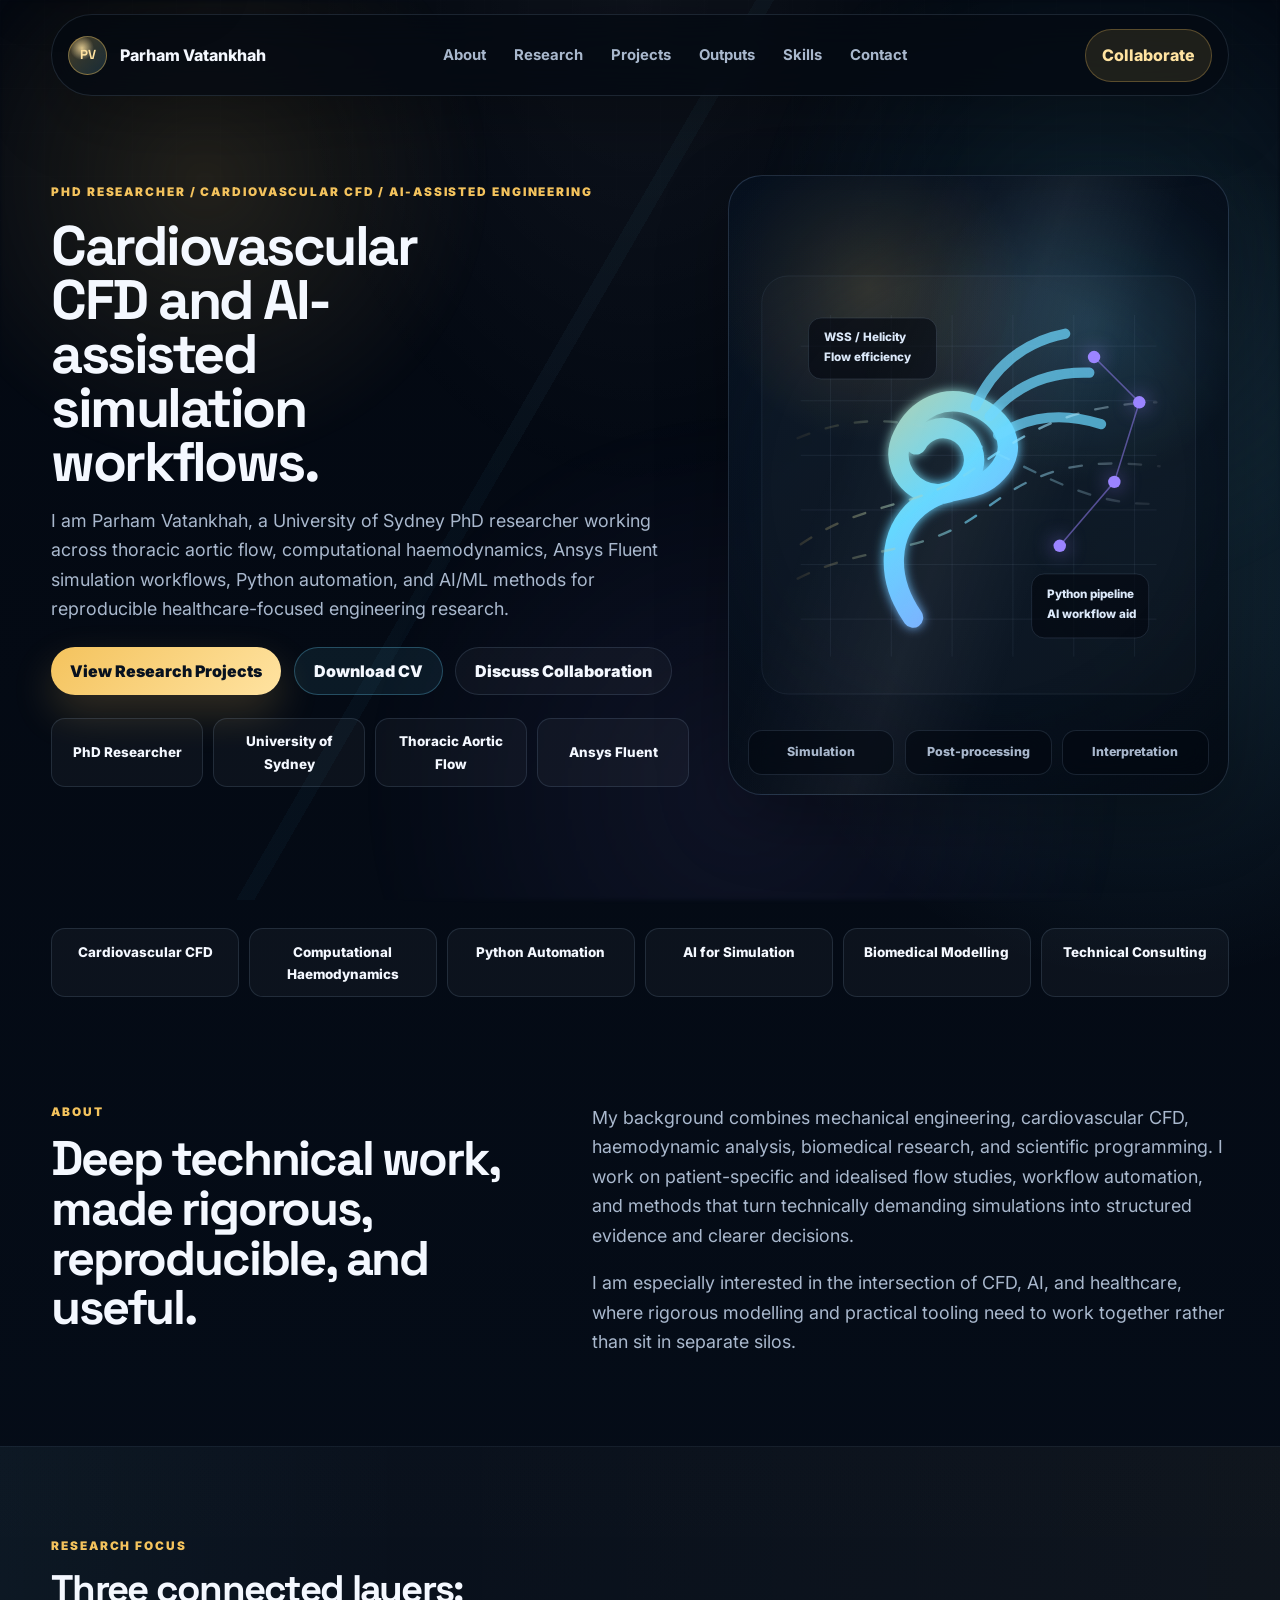
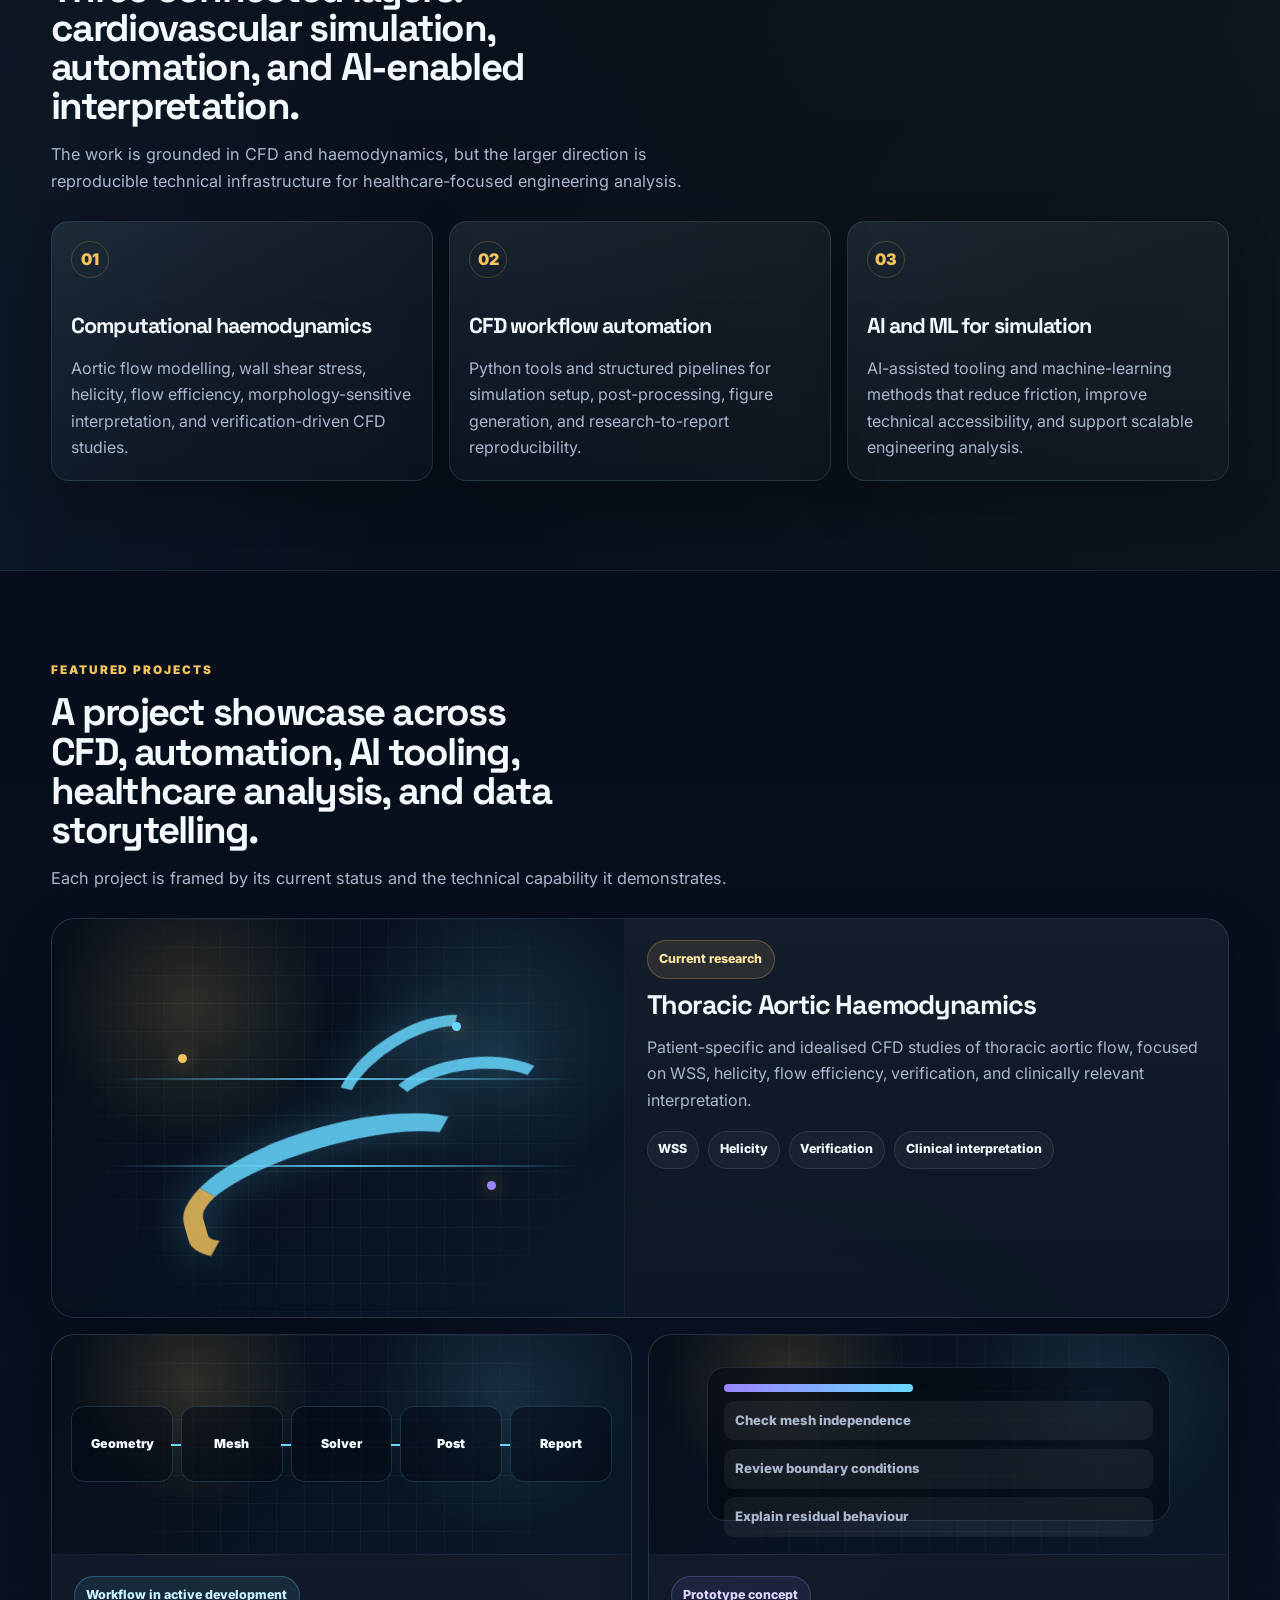
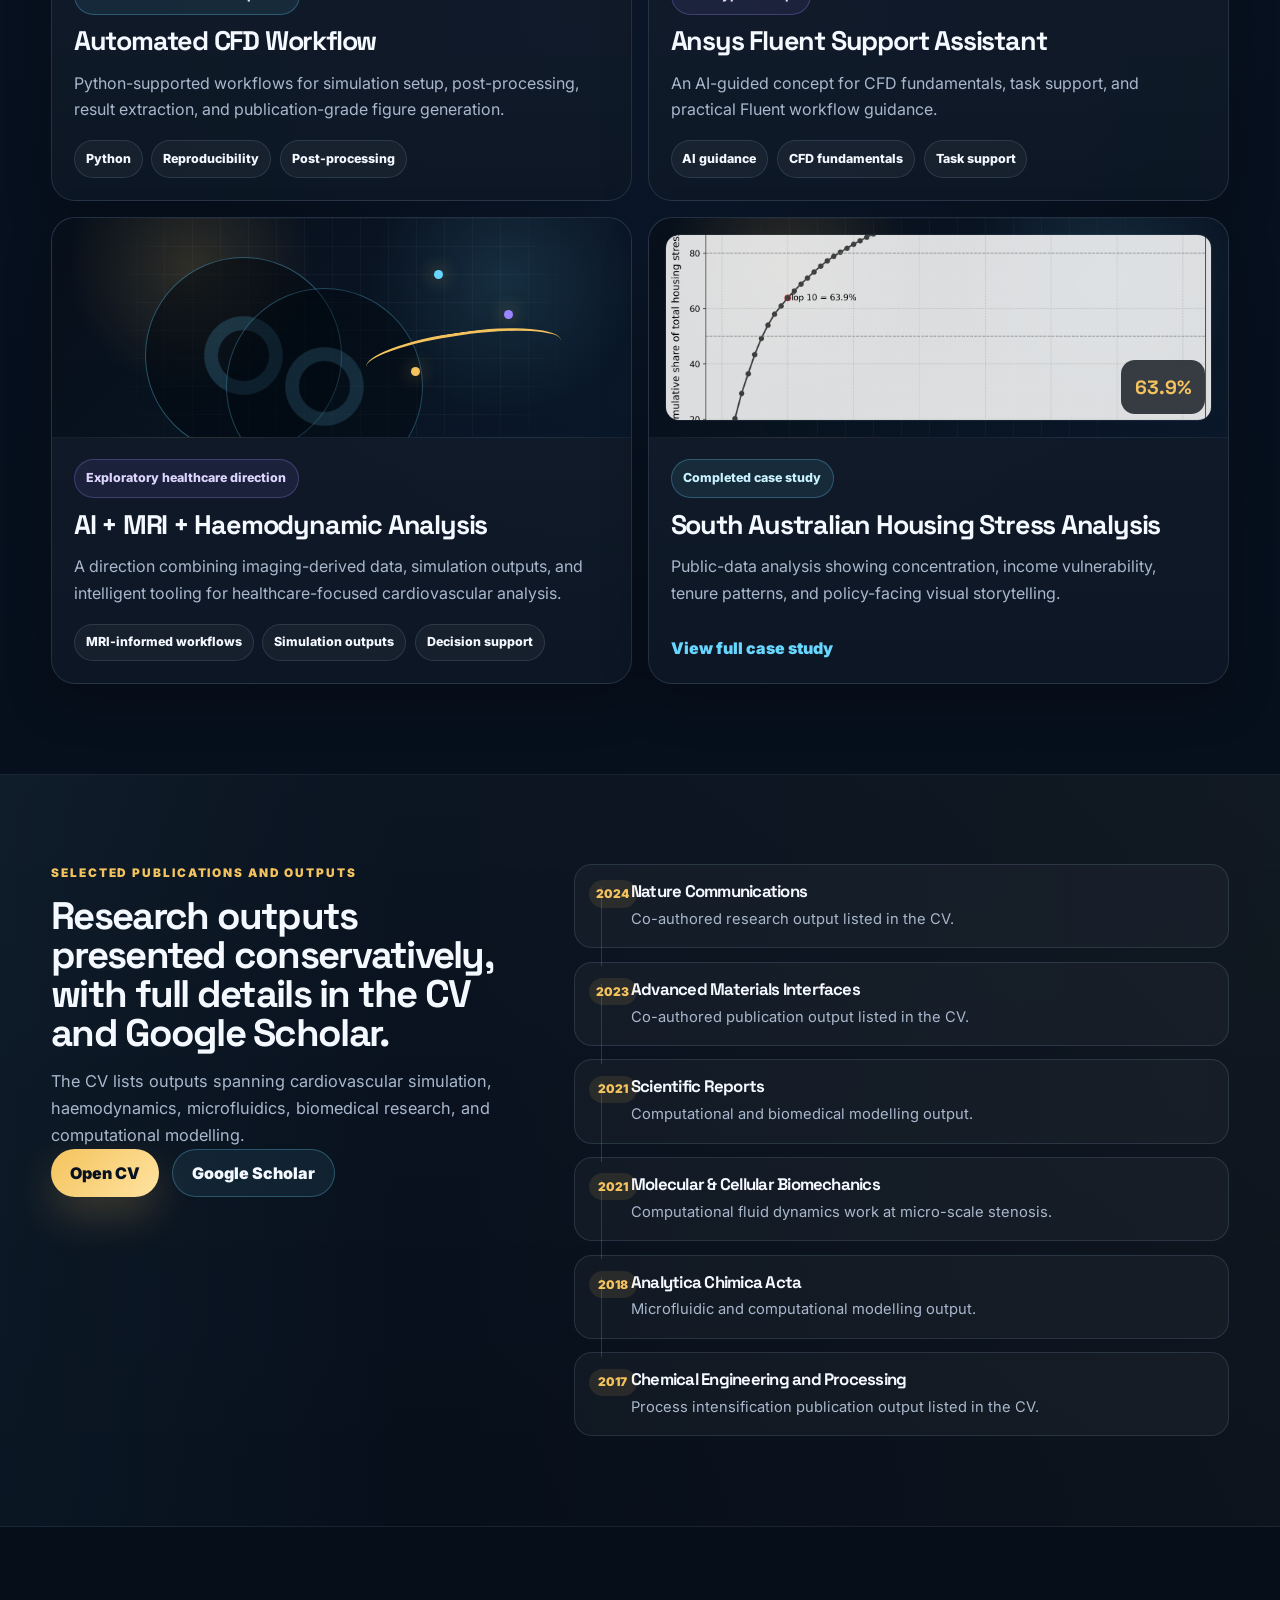
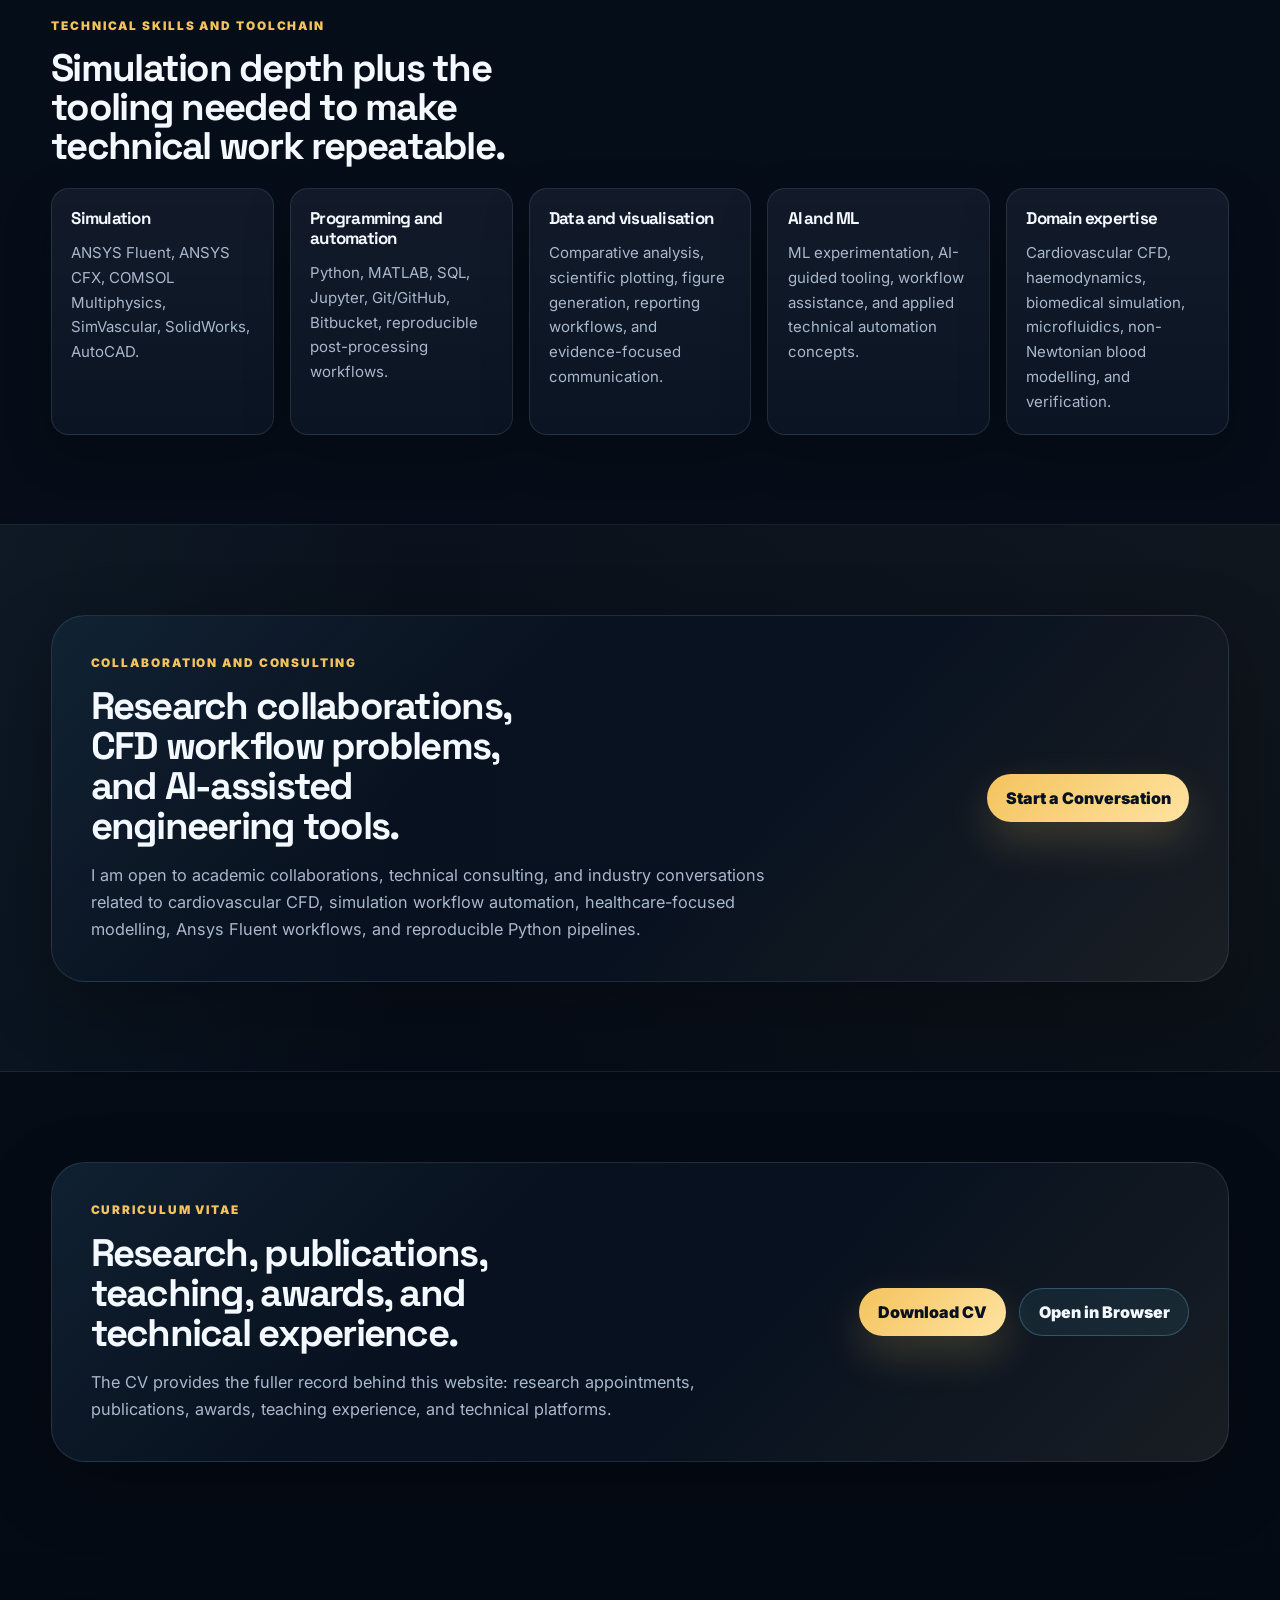
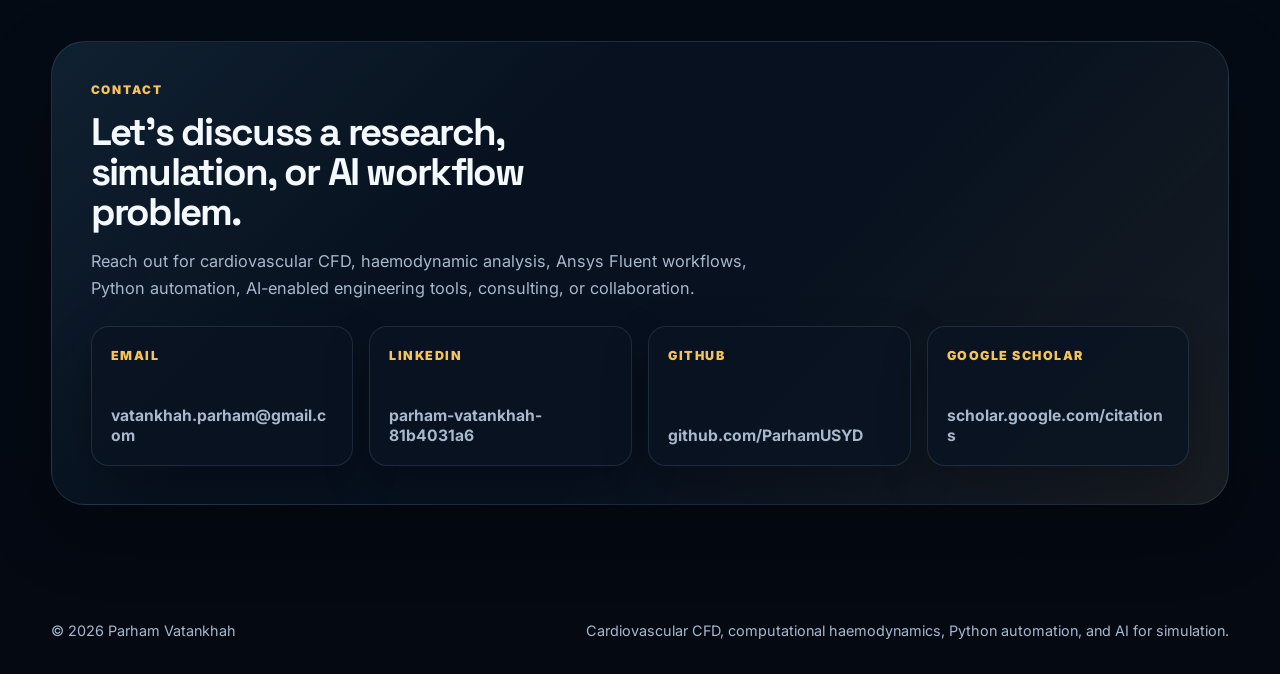
<file: index.html>
<!DOCTYPE html>
<html lang="en">
<head>
  <meta charset="UTF-8" />
  <meta name="viewport" content="width=device-width, initial-scale=1.0" />
  <title>Parham Vatankhah | Cardiovascular CFD, Haemodynamics, AI &amp; Automation</title>
  <meta
    name="description"
    content="Parham Vatankhah is a PhD researcher working on cardiovascular CFD, computational haemodynamics and hemodynamics, Ansys Fluent simulations, Python automation, AI-assisted engineering workflows, and healthcare-focused simulation research."
  />
  <link rel="canonical" href="https://parhamvatankhah.com/" />
  <meta property="og:title" content="Parham Vatankhah | Cardiovascular CFD, Haemodynamics, AI &amp; Automation" />
  <meta property="og:description" content="PhD researcher building reproducible cardiovascular CFD, thoracic aortic haemodynamics, Python automation, and AI-assisted simulation workflows." />
  <meta property="og:type" content="profile" />
  <meta property="og:url" content="https://parhamvatankhah.com/" />
  <meta property="og:image" content="https://parhamvatankhah.com/assets/images/projects/housing-stress/fig06_vulnerability_scatter.png" />
  <meta name="twitter:card" content="summary_large_image" />
  <meta name="twitter:title" content="Parham Vatankhah | Cardiovascular CFD, Haemodynamics, AI &amp; Automation" />
  <meta name="twitter:description" content="Cardiovascular CFD, computational haemodynamics, Python automation, and AI-assisted simulation workflows for healthcare engineering research." />
  <meta name="twitter:image" content="https://parhamvatankhah.com/assets/images/projects/housing-stress/fig06_vulnerability_scatter.png" />
  <link rel="icon" href="favicon.svg" type="image/svg+xml" />
  <link rel="manifest" href="site.webmanifest" />
  <link rel="preconnect" href="https://fonts.googleapis.com" />
  <link rel="preconnect" href="https://fonts.gstatic.com" crossorigin />
  <link
    href="https://fonts.googleapis.com/css2?family=Inter:wght@400;500;600;700;800&family=Space+Grotesk:wght@500;600;700&display=swap"
    rel="stylesheet"
  />
  <link rel="stylesheet" href="style.css" />
  <script type="application/ld+json">
    {
      "@context": "https://schema.org",
      "@type": "Person",
      "name": "Parham Vatankhah",
      "url": "https://parhamvatankhah.com/",
      "email": "mailto:vatankhah.parham@gmail.com",
      "jobTitle": "PhD Researcher in Engineering",
      "affiliation": {
        "@type": "CollegeOrUniversity",
        "name": "The University of Sydney"
      },
      "knowsAbout": [
        "Cardiovascular computational fluid dynamics",
        "Computational haemodynamics",
        "Computational hemodynamics",
        "Thoracic aortic flow",
        "Ansys Fluent",
        "Python automation",
        "AI for simulation",
        "Healthcare engineering",
        "Biomedical simulation"
      ],
      "sameAs": [
        "https://www.linkedin.com/in/parham-vatankhah-81b4031a6",
        "https://github.com/ParhamUSYD",
        "https://scholar.google.com/citations?user=Z1baAMIAAAAJ&hl=en&oi=ao"
      ]
    }
  </script>
</head>
<body>
  <a class="skip-link" href="#main">Skip to main content</a>
  <div class="page-field" aria-hidden="true"></div>
  <div class="grid-overlay" aria-hidden="true"></div>

  <header class="site-header">
    <div class="container nav-shell">
      <a class="brand" href="#top" aria-label="Parham Vatankhah home">
        <span class="brand-mark" aria-hidden="true">PV</span>
        <span>Parham Vatankhah</span>
      </a>

      <button class="nav-toggle" type="button" aria-expanded="false" aria-controls="primary-nav">
        <span class="nav-toggle-line"></span>
        <span class="nav-toggle-line"></span>
        <span class="nav-toggle-line"></span>
        <span class="sr-only">Open navigation</span>
      </button>

      <nav id="primary-nav" class="desktop-nav" aria-label="Primary navigation">
        <a href="#about">About</a>
        <a href="#research">Research</a>
        <a href="#projects">Projects</a>
        <a href="#publications">Outputs</a>
        <a href="#skills">Skills</a>
        <a href="#contact">Contact</a>
      </nav>

      <a class="header-cta" href="#contact">Collaborate</a>
    </div>
  </header>

  <main id="main">
    <section id="top" class="hero section">
      <div class="container hero-grid">
        <div class="hero-copy reveal">
          <p class="eyebrow">PhD Researcher / Cardiovascular CFD / AI-assisted Engineering</p>
          <h1>Cardiovascular CFD and AI-assisted simulation workflows.</h1>
          <p class="hero-text">
            I am Parham Vatankhah, a University of Sydney PhD researcher working across thoracic aortic flow,
            computational haemodynamics, Ansys Fluent simulation workflows, Python automation, and AI/ML methods
            for reproducible healthcare-focused engineering research.
          </p>

          <div class="hero-actions">
            <a class="btn btn-primary" href="#projects">View Research Projects</a>
            <a class="btn btn-secondary" href="assets/pdf/Parham_Vatankhah_CV_Master_Website.pdf" download>Download CV</a>
            <a class="btn btn-ghost" href="#contact">Discuss Collaboration</a>
          </div>

          <div class="hero-proof" aria-label="Professional focus areas">
            <span>PhD Researcher</span>
            <span>University of Sydney</span>
            <span>Thoracic Aortic Flow</span>
            <span>Ansys Fluent</span>
          </div>
        </div>

        <aside class="hero-visual reveal reveal-delay-1" aria-label="Abstract cardiovascular CFD and AI workflow graphic">
          <svg class="flow-graphic" viewBox="0 0 640 620" role="img" aria-labelledby="heroVisualTitle">
            <title id="heroVisualTitle">Abstract aortic flow, simulation mesh, and AI nodes</title>
            <defs>
              <linearGradient id="aortaGradient" x1="150" y1="80" x2="500" y2="480" gradientUnits="userSpaceOnUse">
                <stop offset="0" stop-color="#f7c969" />
                <stop offset="0.48" stop-color="#61d7ff" />
                <stop offset="1" stop-color="#8d7cff" />
              </linearGradient>
              <linearGradient id="flowGradient" x1="80" y1="0" x2="560" y2="0" gradientUnits="userSpaceOnUse">
                <stop offset="0" stop-color="#f7c969" stop-opacity="0.1" />
                <stop offset="0.5" stop-color="#67d7ff" stop-opacity="0.88" />
                <stop offset="1" stop-color="#ffffff" stop-opacity="0.08" />
              </linearGradient>
              <filter id="softGlow" x="-20%" y="-20%" width="140%" height="140%">
                <feGaussianBlur stdDeviation="7" result="blur" />
                <feMerge>
                  <feMergeNode in="blur" />
                  <feMergeNode in="SourceGraphic" />
                </feMerge>
              </filter>
            </defs>

            <rect x="42" y="42" width="556" height="536" rx="34" class="hero-svg-panel" />
            <path class="mesh-line" d="M92 132H548M92 202H548M92 272H548M92 342H548M92 412H548M92 482H548" />
            <path class="mesh-line" d="M130 92V530M208 92V530M286 92V530M364 92V530M442 92V530M520 92V530" />

            <path class="aorta-core" filter="url(#softGlow)" d="M236 480C201 430 203 372 243 338C281 306 315 325 343 294C374 261 351 224 316 209C277 192 240 211 223 247C209 276 222 305 247 317C270 328 296 319 309 297C321 276 311 249 289 240C270 232 249 241 240 258" />
            <path class="aorta-branch" d="M316 209C338 160 378 126 431 116" />
            <path class="aorta-branch" d="M334 222C365 184 407 164 462 166" />
            <path class="aorta-branch" d="M345 246C383 222 426 216 477 232" />

            <path class="stream stream-one" d="M92 386C174 330 238 342 310 292C379 244 432 208 548 204" />
            <path class="stream stream-two" d="M88 430C174 386 248 402 324 344C392 292 444 274 552 286" />
            <path class="stream stream-three" d="M88 250C168 216 236 226 302 252C390 286 452 338 552 334" />

            <circle class="node node-a" cx="468" cy="146" r="8" />
            <circle class="node node-b" cx="526" cy="204" r="8" />
            <circle class="node node-c" cx="494" cy="306" r="8" />
            <circle class="node node-d" cx="424" cy="388" r="8" />
            <path class="node-link" d="M468 146L526 204L494 306L424 388" />

            <g class="readout">
              <rect x="102" y="96" width="164" height="78" rx="16" />
              <text x="122" y="126">WSS / Helicity</text>
              <text x="122" y="151">Flow efficiency</text>
            </g>
            <g class="readout readout-alt">
              <rect x="388" y="424" width="150" height="82" rx="16" />
              <text x="408" y="455">Python pipeline</text>
              <text x="408" y="480">AI workflow aid</text>
            </g>
          </svg>

          <div class="hero-visual-footer">
            <span>Simulation</span>
            <span>Post-processing</span>
            <span>Interpretation</span>
          </div>
        </aside>
      </div>
    </section>

    <section class="credibility-strip" aria-label="Credibility and toolchain">
      <div class="container credibility-grid">
        <span>Cardiovascular CFD</span>
        <span>Computational Haemodynamics</span>
        <span>Python Automation</span>
        <span>AI for Simulation</span>
        <span>Biomedical Modelling</span>
        <span>Technical Consulting</span>
      </div>
    </section>

    <section id="about" class="section about-section">
      <div class="container editorial-grid reveal">
        <div class="section-heading">
          <p class="section-tag">About</p>
          <h2>Deep technical work, made rigorous, reproducible, and useful.</h2>
        </div>
        <div class="editorial-copy">
          <p>
            My background combines mechanical engineering, cardiovascular CFD, haemodynamic analysis,
            biomedical research, and scientific programming. I work on patient-specific and idealised flow studies,
            workflow automation, and methods that turn technically demanding simulations into structured evidence
            and clearer decisions.
          </p>
          <p>
            I am especially interested in the intersection of CFD, AI, and healthcare, where rigorous modelling
            and practical tooling need to work together rather than sit in separate silos.
          </p>
        </div>
      </div>
    </section>

    <section id="research" class="section section-alt">
      <div class="container reveal">
        <div class="section-heading compact">
          <p class="section-tag">Research focus</p>
          <h2>Three connected layers: cardiovascular simulation, automation, and AI-enabled interpretation.</h2>
          <p class="section-intro">
            The work is grounded in CFD and haemodynamics, but the larger direction is reproducible technical
            infrastructure for healthcare-focused engineering analysis.
          </p>
        </div>

        <div class="domain-grid">
          <article class="domain-card">
            <span class="feature-number">01</span>
            <h3>Computational haemodynamics</h3>
            <p>
              Aortic flow modelling, wall shear stress, helicity, flow efficiency, morphology-sensitive interpretation,
              and verification-driven CFD studies.
            </p>
          </article>

          <article class="domain-card">
            <span class="feature-number">02</span>
            <h3>CFD workflow automation</h3>
            <p>
              Python tools and structured pipelines for simulation setup, post-processing, figure generation,
              and research-to-report reproducibility.
            </p>
          </article>

          <article class="domain-card">
            <span class="feature-number">03</span>
            <h3>AI and ML for simulation</h3>
            <p>
              AI-assisted tooling and machine-learning methods that reduce friction, improve technical accessibility,
              and support scalable engineering analysis.
            </p>
          </article>
        </div>
      </div>
    </section>

    <section id="projects" class="section project-showcase">
      <div class="container reveal">
        <div class="section-heading compact">
          <p class="section-tag">Featured projects</p>
          <h2>A project showcase across CFD, automation, AI tooling, healthcare analysis, and data storytelling.</h2>
          <p class="section-intro">
            Each project is framed by its current status and the technical capability it demonstrates.
          </p>
        </div>

        <div class="showcase-grid">
          <article class="showcase-card showcase-primary">
            <div class="project-visual visual-aorta" aria-hidden="true">
              <span class="vessel"></span>
              <span class="vessel branch-one"></span>
              <span class="vessel branch-two"></span>
              <span class="flow-line line-one"></span>
              <span class="flow-line line-two"></span>
              <span class="mesh-dot d1"></span>
              <span class="mesh-dot d2"></span>
              <span class="mesh-dot d3"></span>
            </div>
            <div class="showcase-copy">
              <span class="status-badge">Current research</span>
              <h3>Thoracic Aortic Haemodynamics</h3>
              <p>
                Patient-specific and idealised CFD studies of thoracic aortic flow, focused on WSS,
                helicity, flow efficiency, verification, and clinically relevant interpretation.
              </p>
              <div class="tool-chips">
                <span>WSS</span>
                <span>Helicity</span>
                <span>Verification</span>
                <span>Clinical interpretation</span>
              </div>
            </div>
          </article>

          <article class="showcase-card">
            <div class="project-visual visual-pipeline" aria-hidden="true">
              <span>Geometry</span>
              <span>Mesh</span>
              <span>Solver</span>
              <span>Post</span>
              <span>Report</span>
            </div>
            <div class="showcase-copy">
              <span class="status-badge cyan">Workflow in active development</span>
              <h3>Automated CFD Workflow</h3>
              <p>
                Python-supported workflows for simulation setup, post-processing, result extraction,
                and publication-grade figure generation.
              </p>
              <div class="tool-chips">
                <span>Python</span>
                <span>Reproducibility</span>
                <span>Post-processing</span>
              </div>
            </div>
          </article>

          <article class="showcase-card">
            <div class="project-visual visual-assistant" aria-hidden="true">
              <div class="assistant-window">
                <span class="assistant-bar"></span>
                <p>Check mesh independence</p>
                <p>Review boundary conditions</p>
                <p>Explain residual behaviour</p>
              </div>
            </div>
            <div class="showcase-copy">
              <span class="status-badge purple">Prototype concept</span>
              <h3>Ansys Fluent Support Assistant</h3>
              <p>
                An AI-guided concept for CFD fundamentals, task support, and practical Fluent workflow guidance.
              </p>
              <div class="tool-chips">
                <span>AI guidance</span>
                <span>CFD fundamentals</span>
                <span>Task support</span>
              </div>
            </div>
          </article>

          <article class="showcase-card">
            <div class="project-visual visual-mri" aria-hidden="true">
              <span class="slice s1"></span>
              <span class="slice s2"></span>
              <span class="wave"></span>
              <span class="ai-node n1"></span>
              <span class="ai-node n2"></span>
              <span class="ai-node n3"></span>
            </div>
            <div class="showcase-copy">
              <span class="status-badge purple">Exploratory healthcare direction</span>
              <h3>AI + MRI + Haemodynamic Analysis</h3>
              <p>
                A direction combining imaging-derived data, simulation outputs, and intelligent tooling
                for healthcare-focused cardiovascular analysis.
              </p>
              <div class="tool-chips">
                <span>MRI-informed workflows</span>
                <span>Simulation outputs</span>
                <span>Decision support</span>
              </div>
            </div>
          </article>

          <a class="showcase-card showcase-link" href="projects/housing-stress.html">
            <div class="project-visual visual-dashboard" aria-hidden="true">
              <img src="assets/images/projects/housing-stress/fig05_cumulative_share_lgas.png" alt="" loading="lazy" />
              <span class="dashboard-stat">63.9%</span>
            </div>
            <div class="showcase-copy">
              <span class="status-badge cyan">Completed case study</span>
              <h3>South Australian Housing Stress Analysis</h3>
              <p>
                Public-data analysis showing concentration, income vulnerability, tenure patterns,
                and policy-facing visual storytelling.
              </p>
              <span class="text-link">View full case study</span>
            </div>
          </a>
        </div>
      </div>
    </section>

    <section id="publications" class="section section-alt">
      <div class="container reveal">
        <div class="timeline-layout">
          <div class="section-heading compact">
            <p class="section-tag">Selected publications and outputs</p>
            <h2>Research outputs presented conservatively, with full details in the CV and Google Scholar.</h2>
            <p class="section-intro">
              The CV lists outputs spanning cardiovascular simulation, haemodynamics, microfluidics,
              biomedical research, and computational modelling.
            </p>
            <div class="profile-actions">
              <a class="btn btn-primary" href="assets/pdf/Parham_Vatankhah_CV_Master_Website.pdf" target="_blank" rel="noopener noreferrer">Open CV</a>
              <a class="btn btn-secondary" href="https://scholar.google.com/citations?user=Z1baAMIAAAAJ&hl=en&oi=ao" target="_blank" rel="noopener noreferrer">Google Scholar</a>
              <!-- TODO: Add ORCID when Parham provides the verified ORCID profile URL. -->
            </div>
          </div>

          <div class="publication-timeline">
            <article class="publication-card"><span>2024</span><h3>Nature Communications</h3><p>Co-authored research output listed in the CV.</p></article>
            <article class="publication-card"><span>2023</span><h3>Advanced Materials Interfaces</h3><p>Co-authored publication output listed in the CV.</p></article>
            <article class="publication-card"><span>2021</span><h3>Scientific Reports</h3><p>Computational and biomedical modelling output.</p></article>
            <article class="publication-card"><span>2021</span><h3>Molecular &amp; Cellular Biomechanics</h3><p>Computational fluid dynamics work at micro-scale stenosis.</p></article>
            <article class="publication-card"><span>2018</span><h3>Analytica Chimica Acta</h3><p>Microfluidic and computational modelling output.</p></article>
            <article class="publication-card"><span>2017</span><h3>Chemical Engineering and Processing</h3><p>Process intensification publication output listed in the CV.</p></article>
          </div>
        </div>
      </div>
    </section>

    <section id="skills" class="section">
      <div class="container reveal">
        <div class="section-heading compact">
          <p class="section-tag">Technical skills and toolchain</p>
          <h2>Simulation depth plus the tooling needed to make technical work repeatable.</h2>
        </div>

        <div class="skills-grid">
          <article class="skill-card"><h3>Simulation</h3><p>ANSYS Fluent, ANSYS CFX, COMSOL Multiphysics, SimVascular, SolidWorks, AutoCAD.</p></article>
          <article class="skill-card"><h3>Programming and automation</h3><p>Python, MATLAB, SQL, Jupyter, Git/GitHub, Bitbucket, reproducible post-processing workflows.</p></article>
          <article class="skill-card"><h3>Data and visualisation</h3><p>Comparative analysis, scientific plotting, figure generation, reporting workflows, and evidence-focused communication.</p></article>
          <article class="skill-card"><h3>AI and ML</h3><p>ML experimentation, AI-guided tooling, workflow assistance, and applied technical automation concepts.</p></article>
          <article class="skill-card"><h3>Domain expertise</h3><p>Cardiovascular CFD, haemodynamics, biomedical simulation, microfluidics, non-Newtonian blood modelling, and verification.</p></article>
        </div>
      </div>
    </section>

    <section id="collaboration" class="section section-alt">
      <div class="container reveal">
        <div class="collab-card">
          <div>
            <p class="section-tag">Collaboration and consulting</p>
            <h2>Research collaborations, CFD workflow problems, and AI-assisted engineering tools.</h2>
            <p class="section-intro">
              I am open to academic collaborations, technical consulting, and industry conversations related to
              cardiovascular CFD, simulation workflow automation, healthcare-focused modelling, Ansys Fluent workflows,
              and reproducible Python pipelines.
            </p>
          </div>
          <a class="btn btn-primary" href="#contact">Start a Conversation</a>
        </div>
      </div>
    </section>

    <section id="cv" class="section">
      <div class="container reveal">
        <div class="cv-card">
          <div>
            <p class="section-tag">Curriculum vitae</p>
            <h2>Research, publications, teaching, awards, and technical experience.</h2>
            <p class="section-intro">
              The CV provides the fuller record behind this website: research appointments, publications,
              awards, teaching experience, and technical platforms.
            </p>
          </div>
          <div class="cv-actions">
            <a class="btn btn-primary" href="assets/pdf/Parham_Vatankhah_CV_Master_Website.pdf" download>Download CV</a>
            <a class="btn btn-secondary" href="assets/pdf/Parham_Vatankhah_CV_Master_Website.pdf" target="_blank" rel="noopener noreferrer">Open in Browser</a>
          </div>
        </div>
      </div>
    </section>

    <section id="contact" class="section contact-section">
      <div class="container reveal">
        <div class="contact-shell">
          <div class="section-heading compact">
            <p class="section-tag">Contact</p>
            <h2>Let's discuss a research, simulation, or AI workflow problem.</h2>
            <p class="section-intro">
              Reach out for cardiovascular CFD, haemodynamic analysis, Ansys Fluent workflows,
              Python automation, AI-enabled engineering tools, consulting, or collaboration.
            </p>
          </div>

          <div class="contact-grid">
            <a class="contact-card" href="mailto:vatankhah.parham@gmail.com"><span>Email</span><strong>vatankhah.parham@gmail.com</strong></a>
            <a class="contact-card" href="https://www.linkedin.com/in/parham-vatankhah-81b4031a6" target="_blank" rel="noopener noreferrer"><span>LinkedIn</span><strong>parham-vatankhah-81b4031a6</strong></a>
            <a class="contact-card" href="https://github.com/ParhamUSYD" target="_blank" rel="noopener noreferrer"><span>GitHub</span><strong>github.com/ParhamUSYD</strong></a>
            <a class="contact-card" href="https://scholar.google.com/citations?user=Z1baAMIAAAAJ&hl=en&oi=ao" target="_blank" rel="noopener noreferrer"><span>Google Scholar</span><strong>scholar.google.com/citations</strong></a>
          </div>
        </div>
      </div>
    </section>
  </main>

  <footer class="site-footer">
    <div class="container footer-shell">
      <p>&copy; 2026 Parham Vatankhah</p>
      <p>Cardiovascular CFD, computational haemodynamics, Python automation, and AI for simulation.</p>
    </div>
  </footer>

  <script src="script.js"></script>
</body>
</html>
</file>
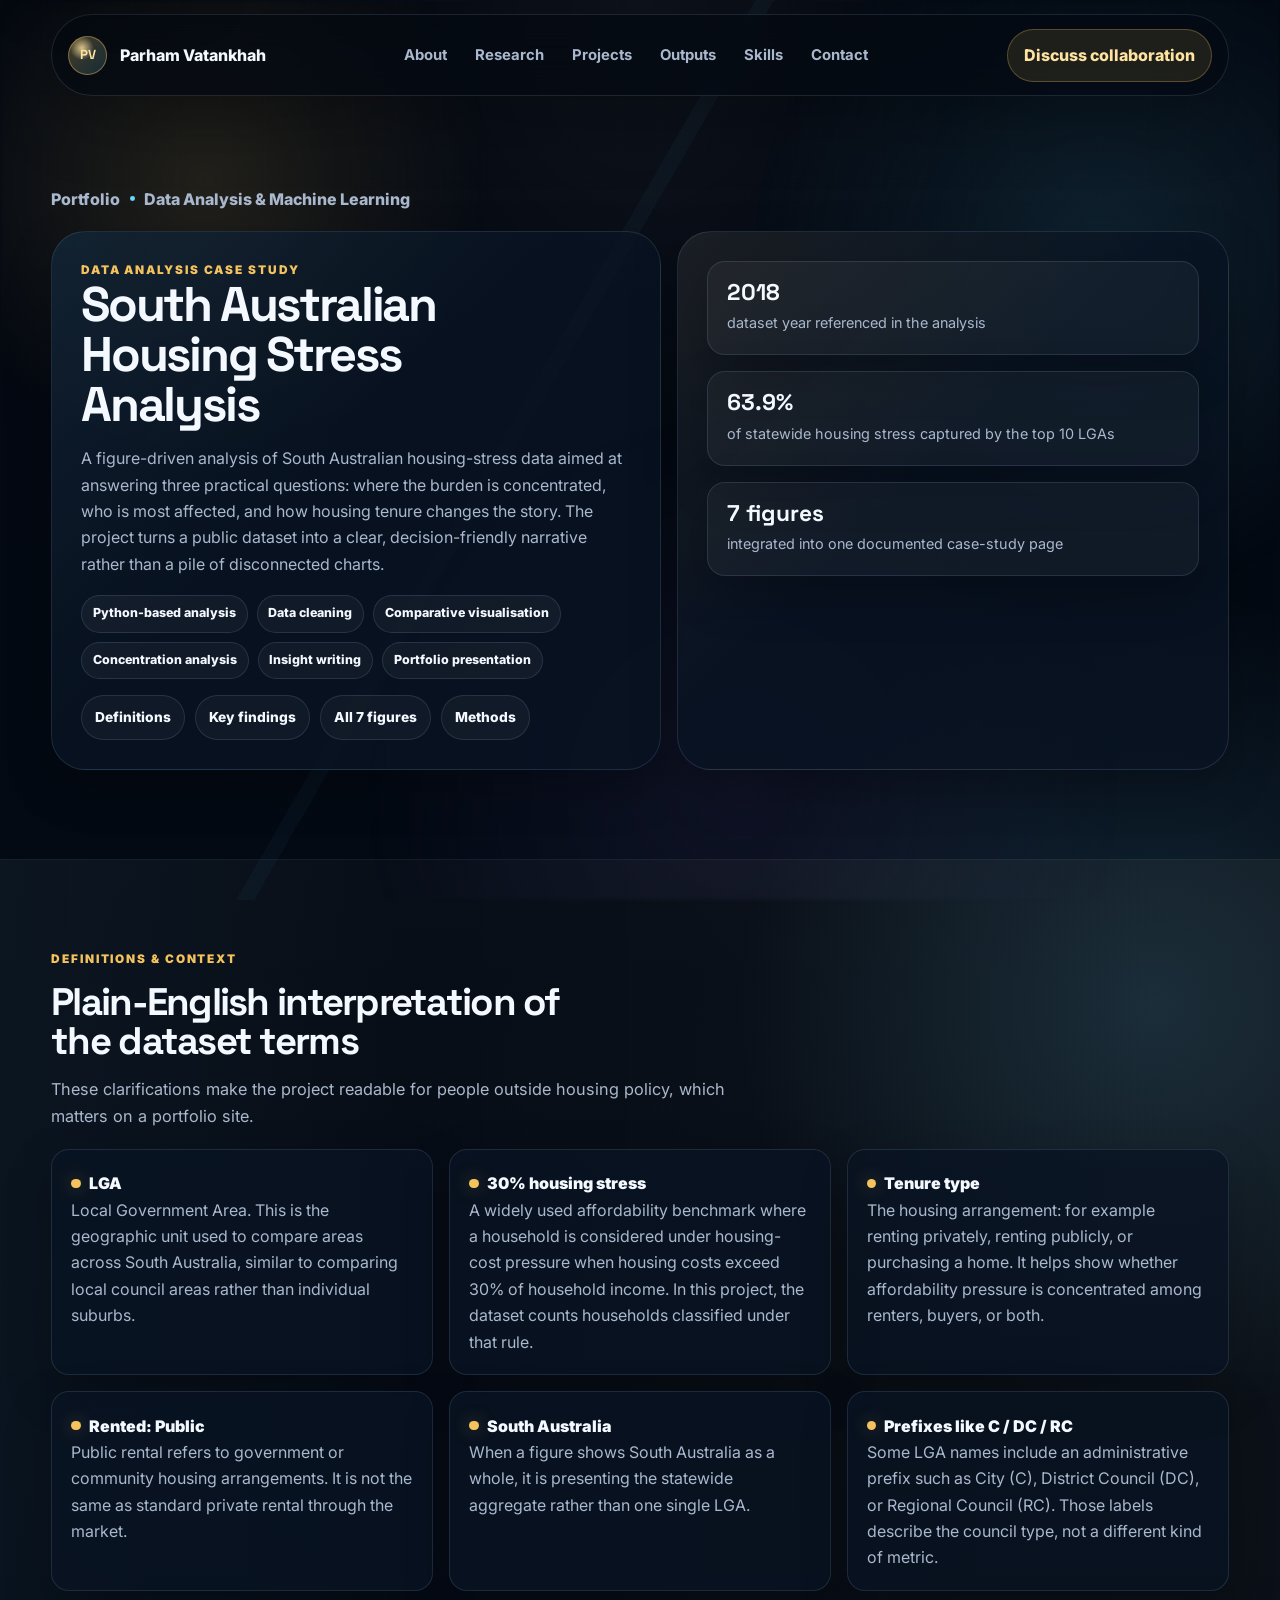
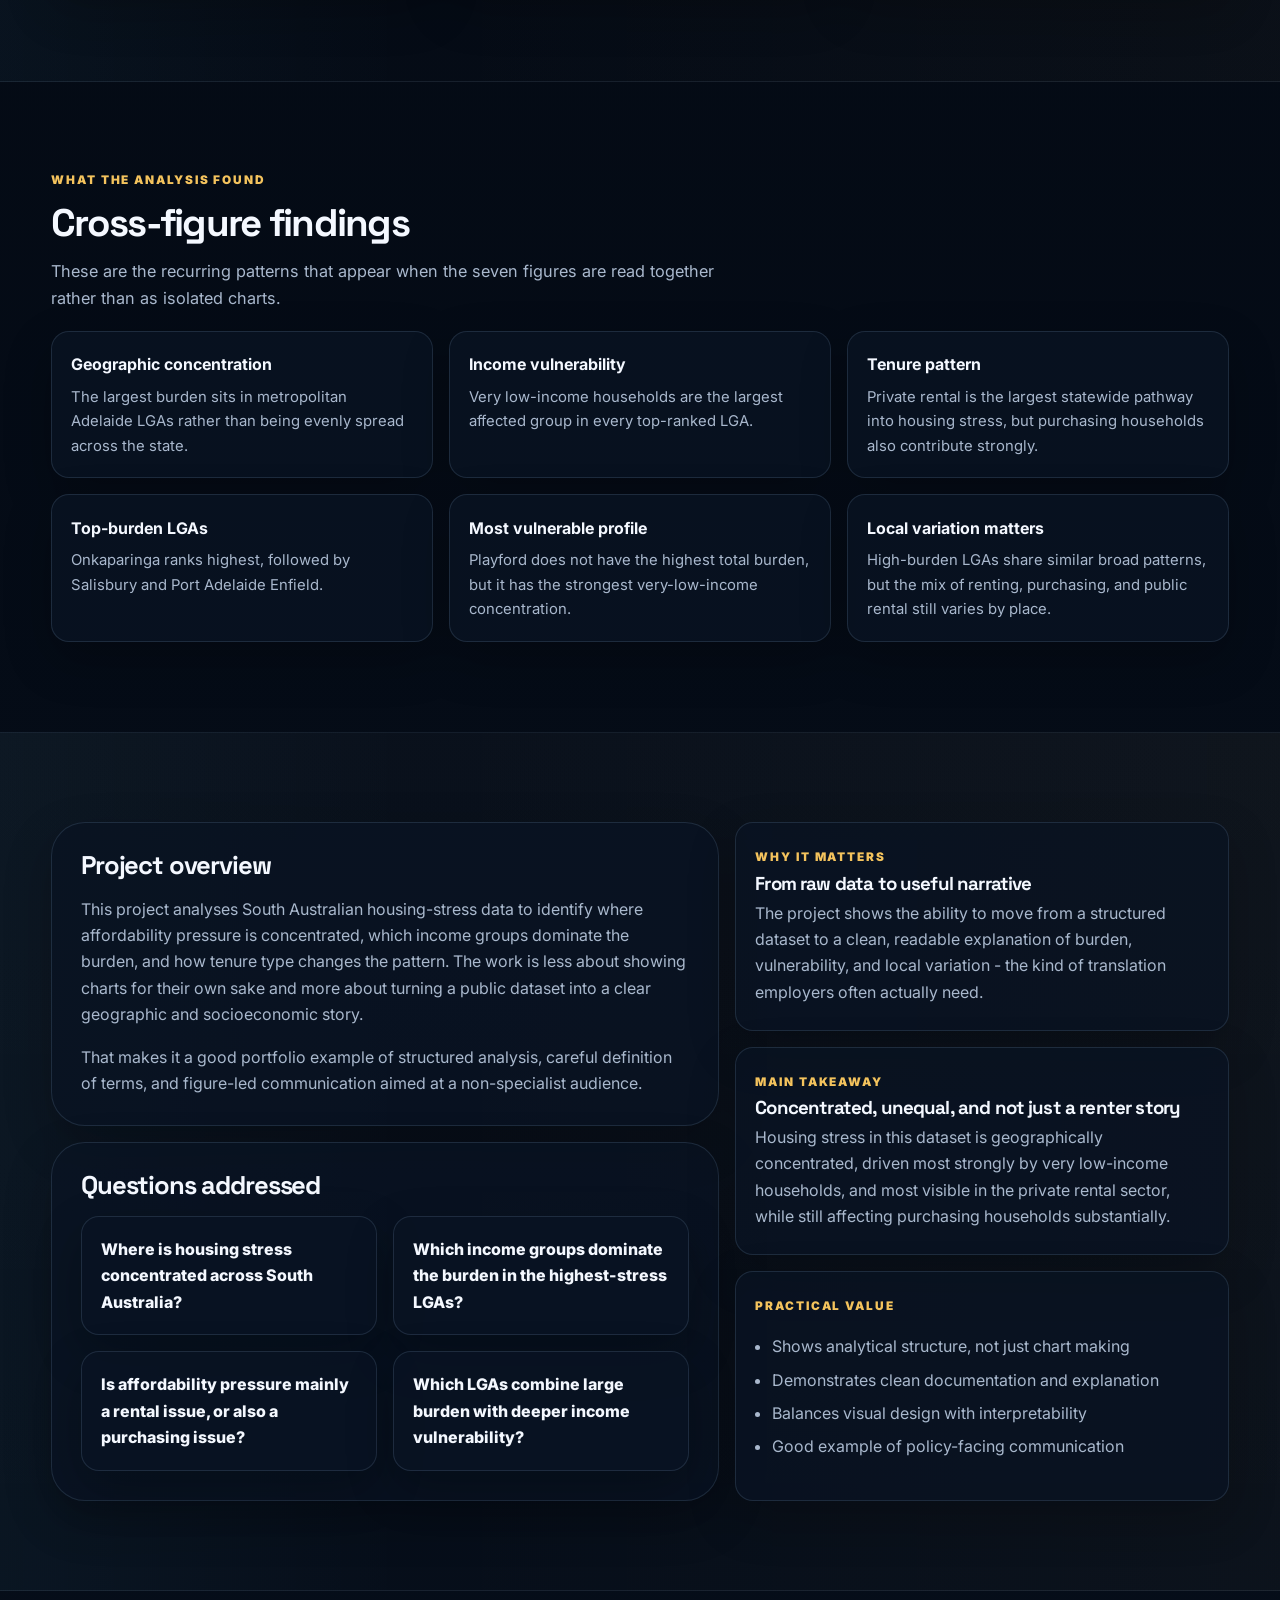
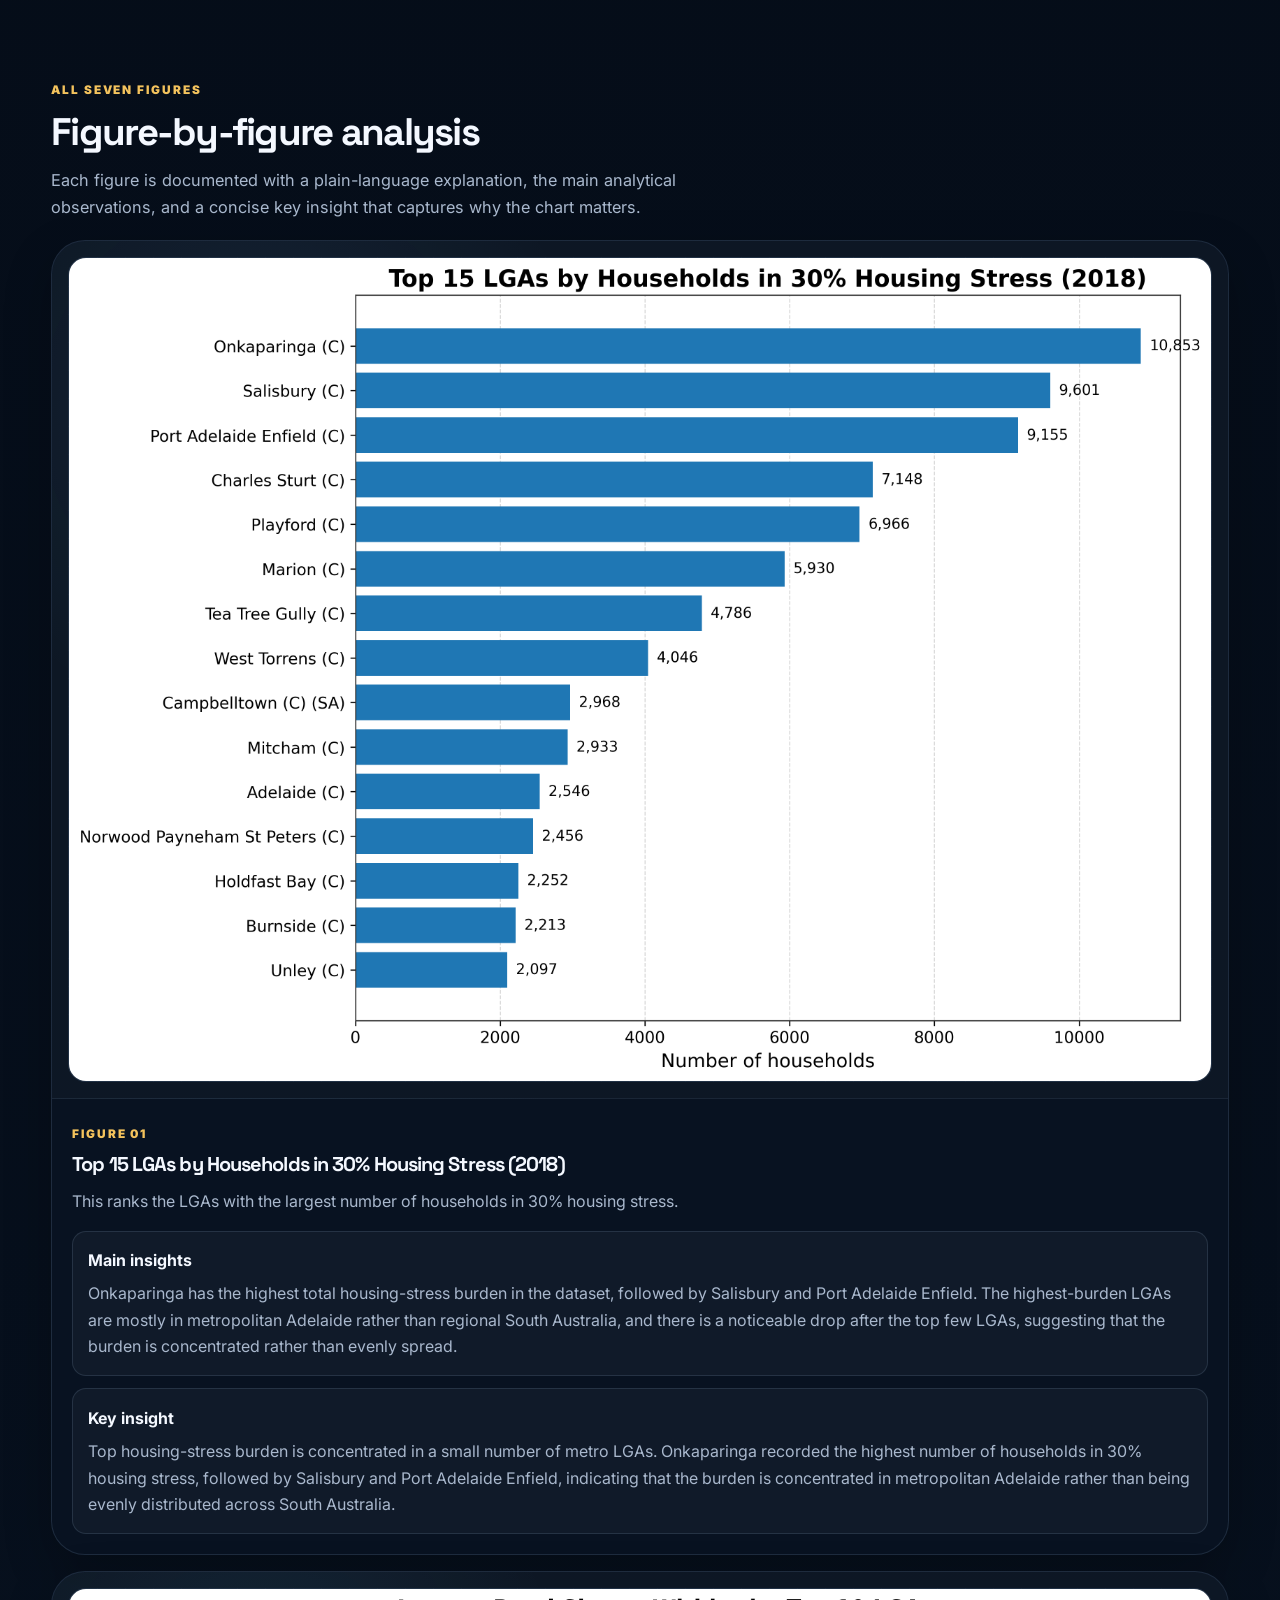
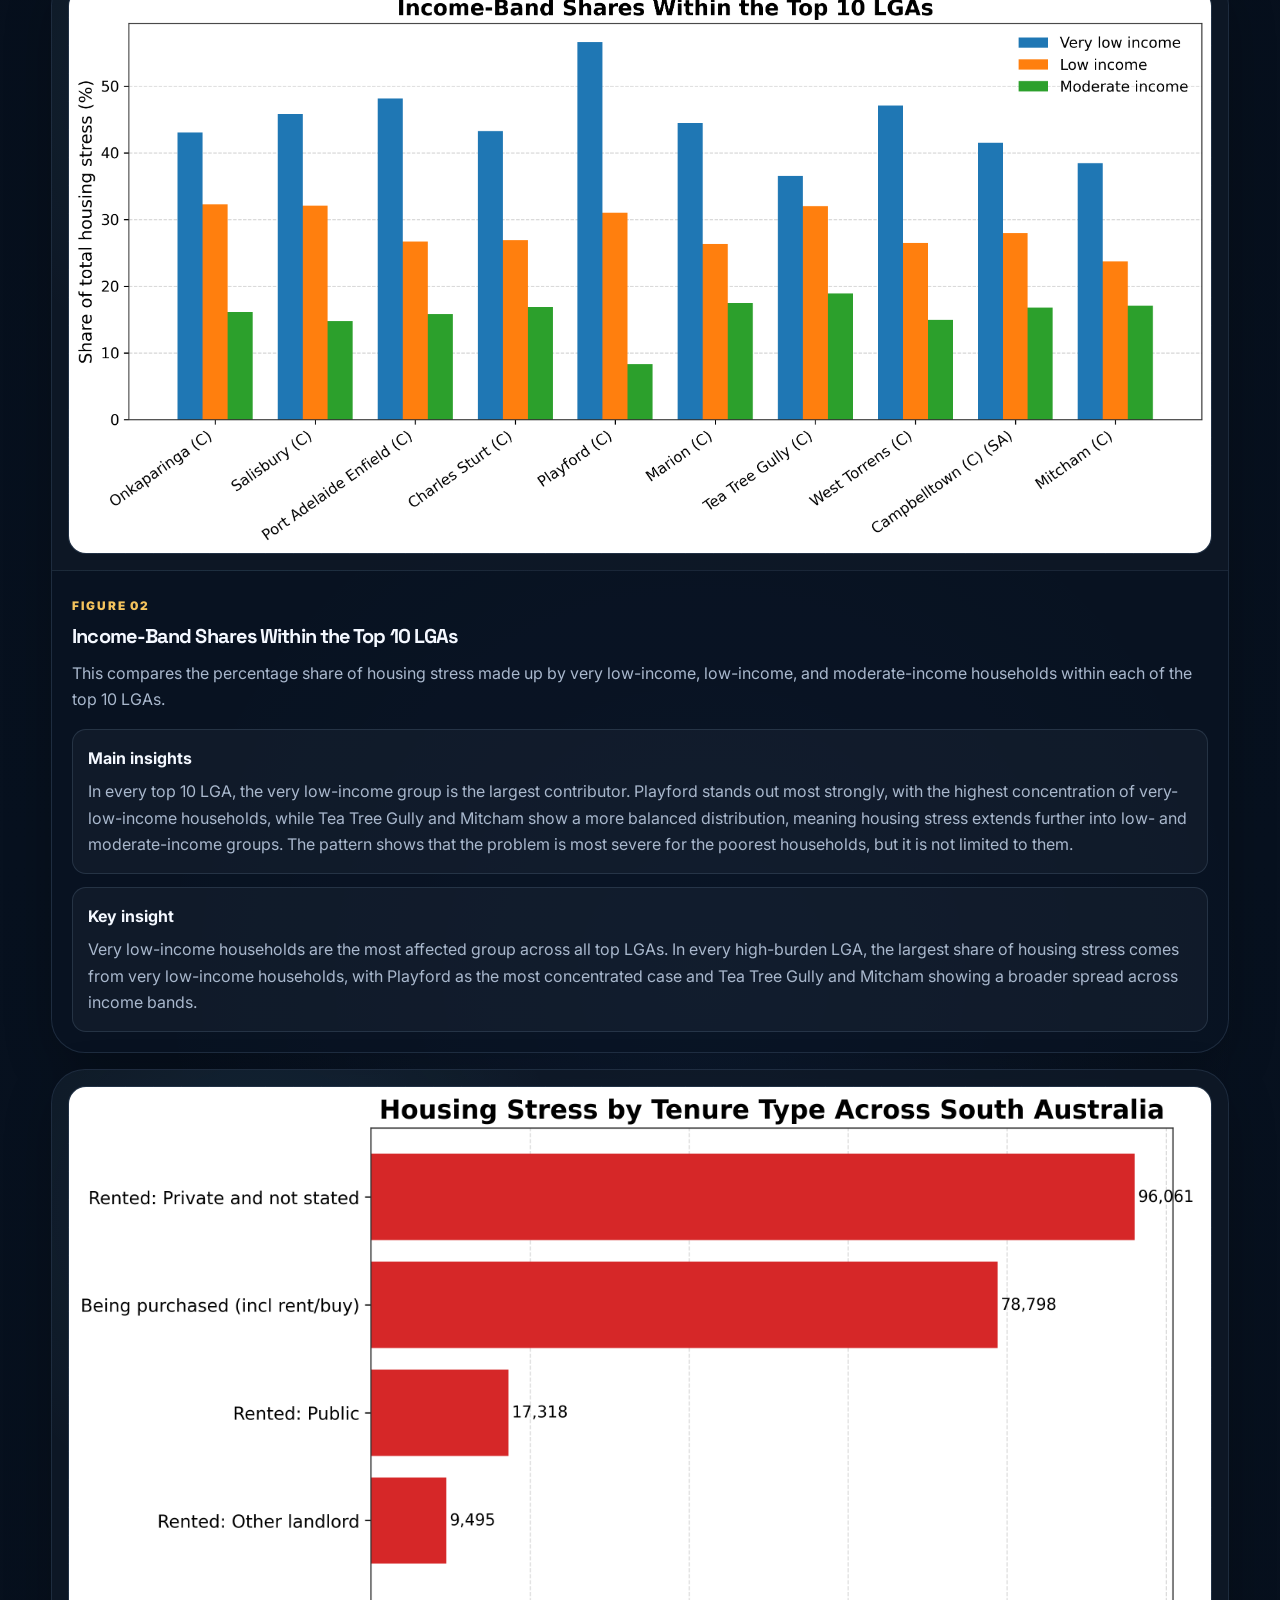
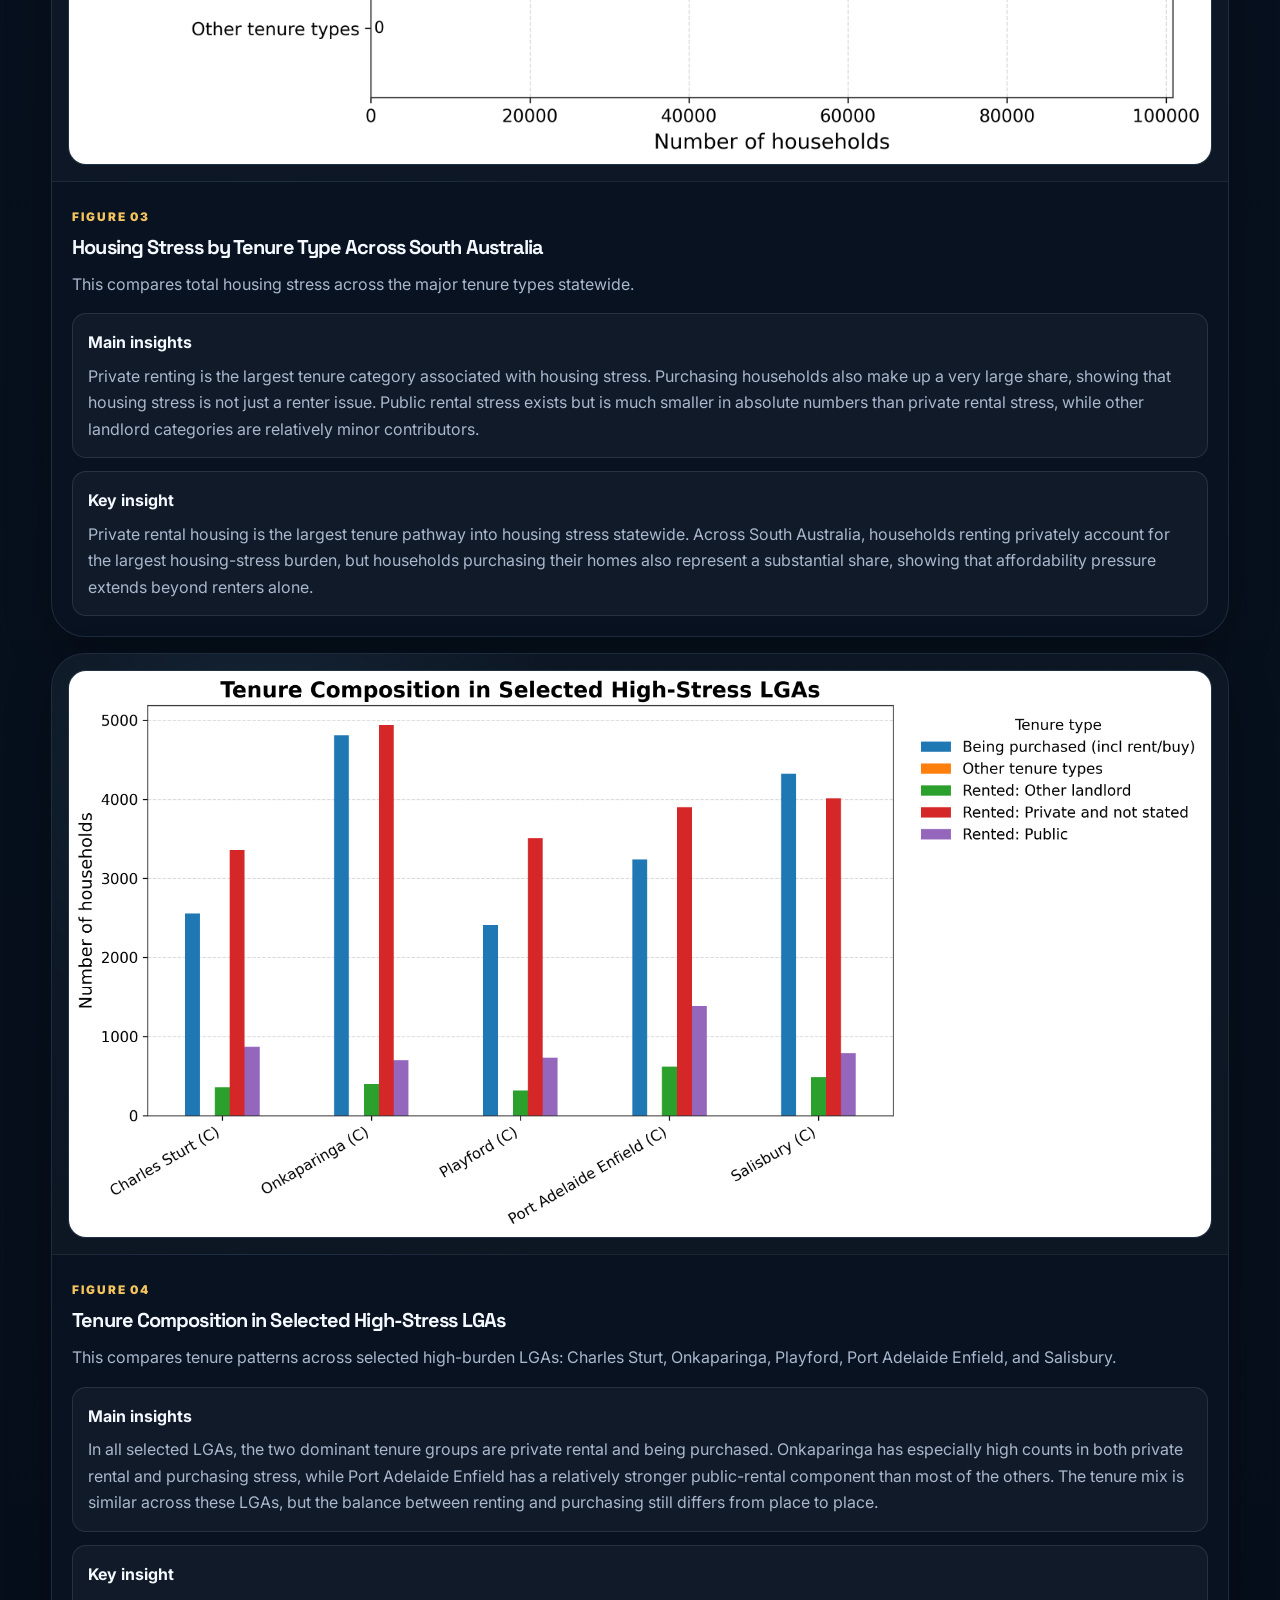
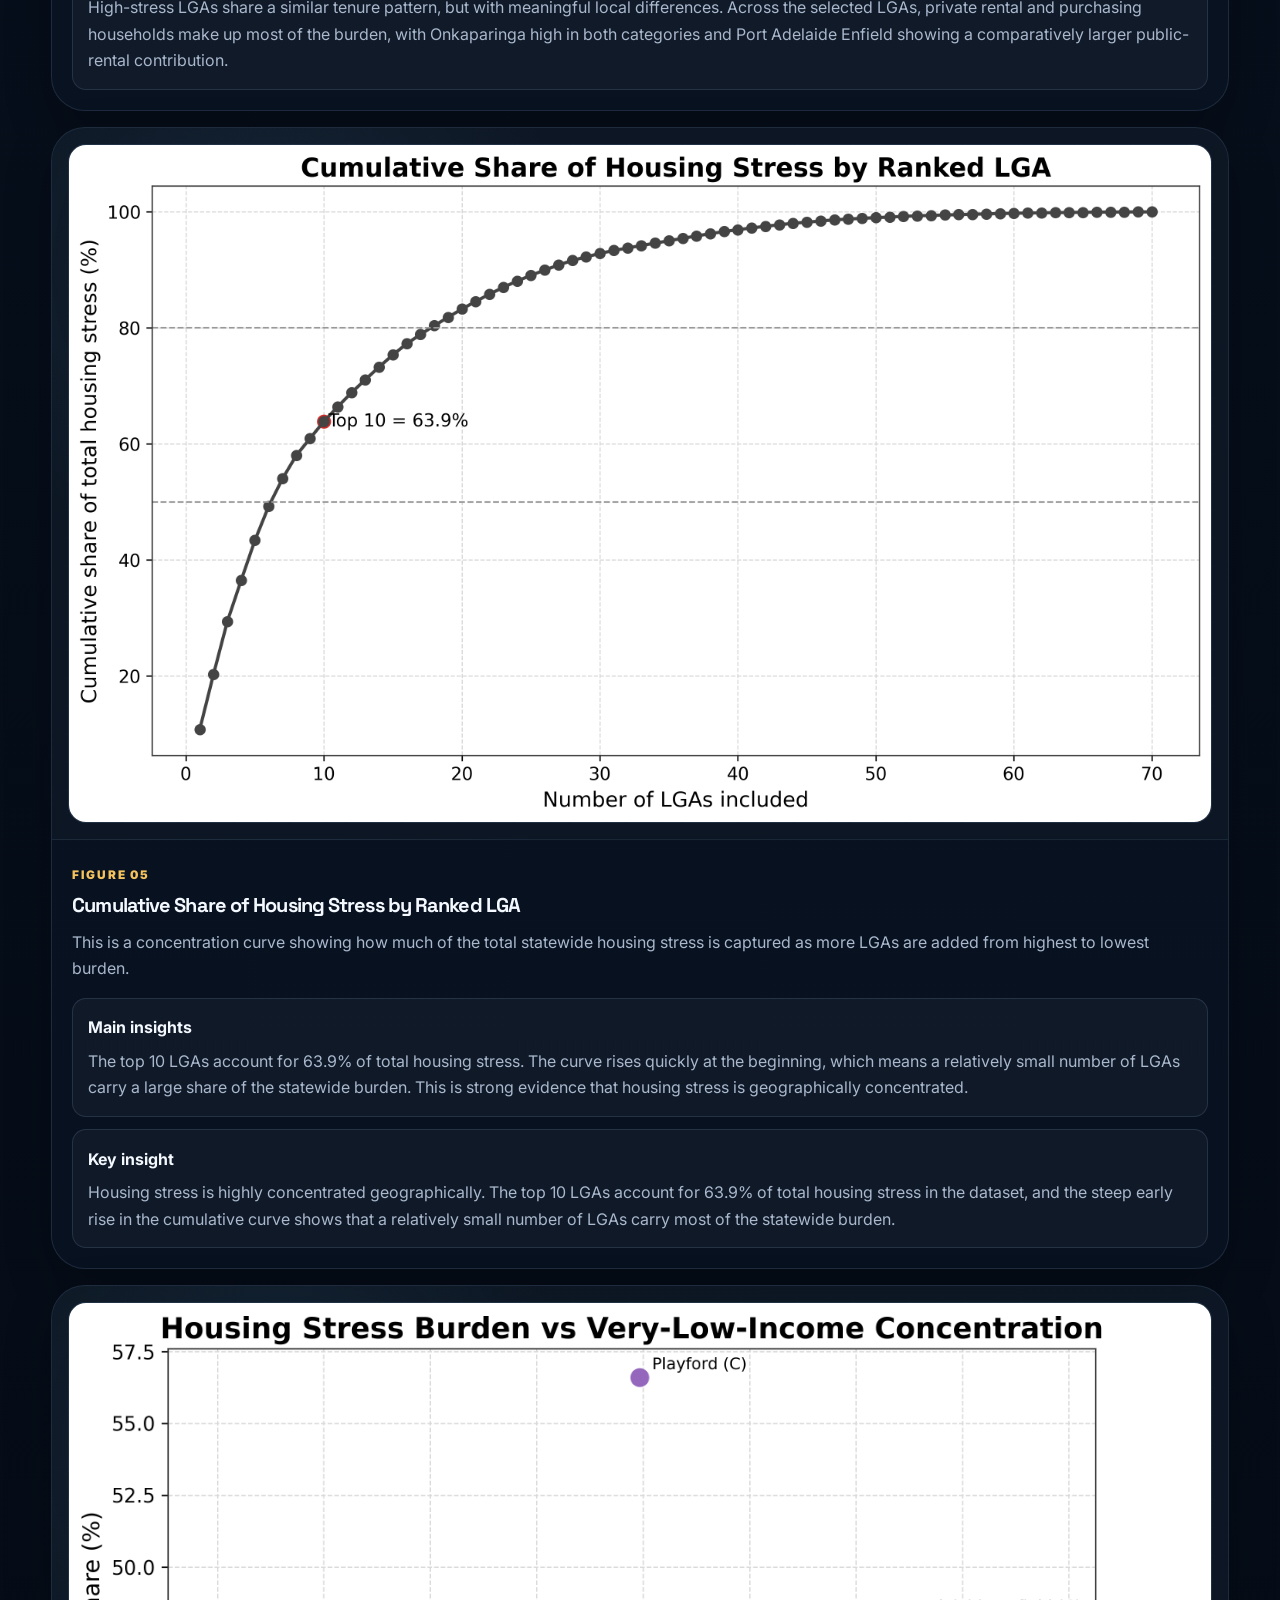
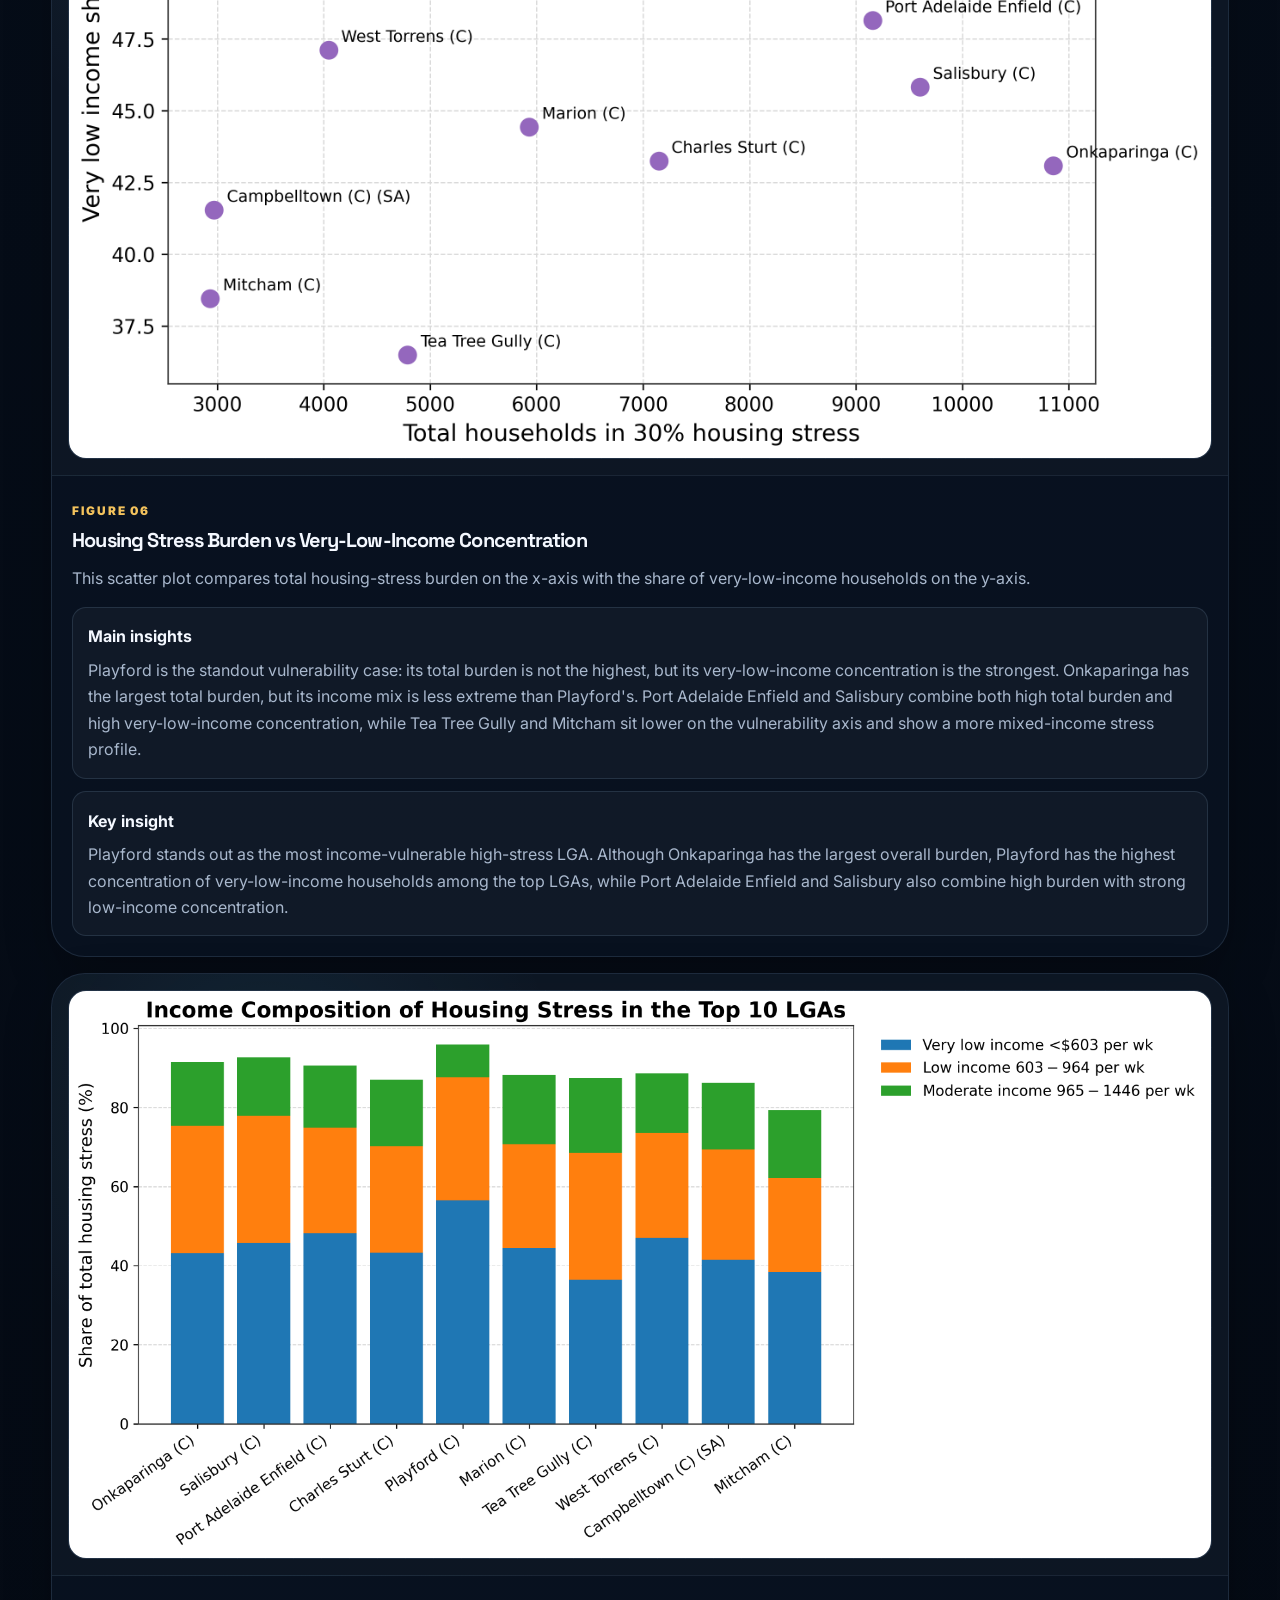
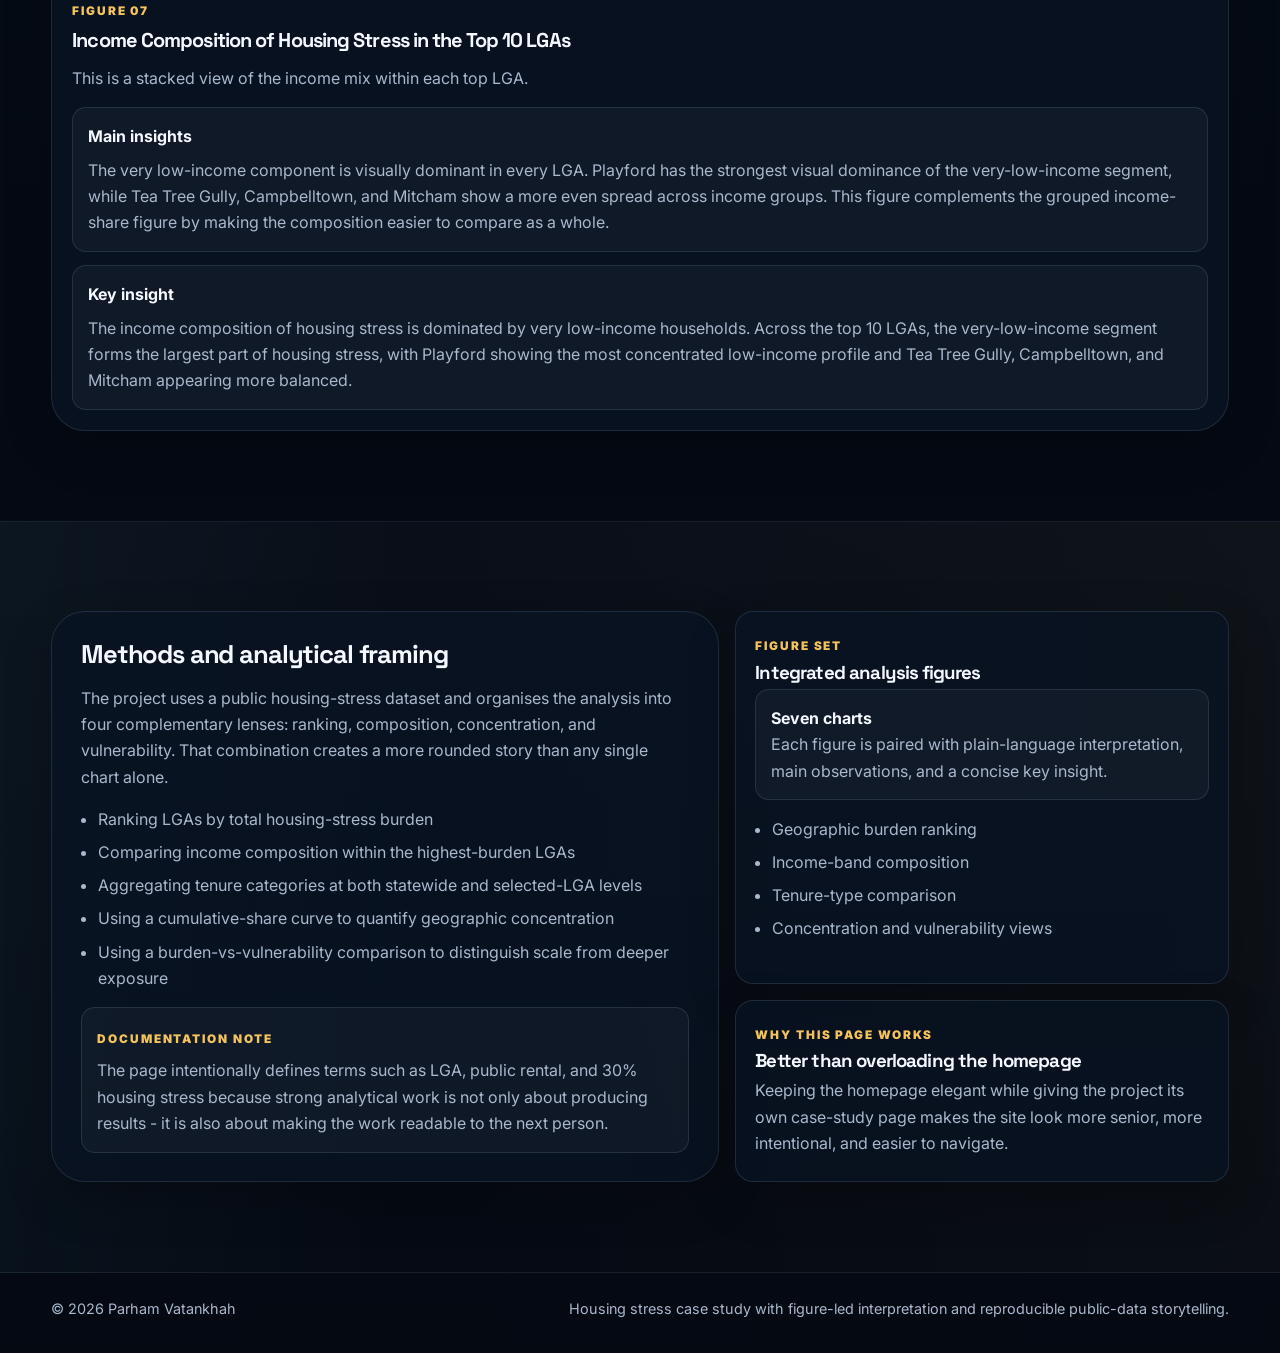
<file: projects/housing-stress.html>
<!DOCTYPE html>

<html lang="en">
<head>
<meta charset="utf-8"/>
<meta content="width=device-width, initial-scale=1.0" name="viewport"/>
<title>South Australian Housing Stress Analysis | Data Case Study by Parham Vatankhah</title>
<meta content="A data case study by Parham Vatankhah analysing South Australian housing stress through geographic concentration, income vulnerability, tenure type, and figure-driven interpretation." name="description"/>
<link href="https://parhamvatankhah.com/projects/housing-stress.html" rel="canonical"/>
<meta property="og:title" content="South Australian Housing Stress Analysis | Parham Vatankhah"/>
<meta property="og:description" content="Figure-driven analysis of housing stress in South Australia, including geographic concentration, income vulnerability, and tenure patterns."/>
<meta property="og:type" content="article"/>
<meta property="og:url" content="https://parhamvatankhah.com/projects/housing-stress.html"/>
<meta property="og:image" content="https://parhamvatankhah.com/assets/images/projects/housing-stress/fig01_top15_lgas_clean.png"/>
<meta name="twitter:card" content="summary_large_image"/>
<meta name="twitter:title" content="South Australian Housing Stress Analysis | Parham Vatankhah"/>
<meta name="twitter:description" content="A figure-driven public-data case study on housing stress in South Australia."/>
<meta name="twitter:image" content="https://parhamvatankhah.com/assets/images/projects/housing-stress/fig01_top15_lgas_clean.png"/>
<link href="../favicon.svg" rel="icon" type="image/svg+xml"/>
<link href="../site.webmanifest" rel="manifest"/>
<link href="https://fonts.googleapis.com" rel="preconnect"/>
<link crossorigin="" href="https://fonts.gstatic.com" rel="preconnect"/>
<link href="https://fonts.googleapis.com/css2?family=Inter:wght@400;500;600;700;800&amp;family=Space+Grotesk:wght@500;600;700&amp;display=swap" rel="stylesheet"/>
<link href="../style.css" rel="stylesheet"/>
<script type="application/ld+json">
{
  "@context": "https://schema.org",
  "@type": "CreativeWork",
  "headline": "South Australian Housing Stress Analysis",
  "description": "A figure-driven data case study analysing South Australian housing stress through geographic concentration, income vulnerability, tenure type, and clear interpretation.",
  "url": "https://parhamvatankhah.com/projects/housing-stress.html",
  "author": {
    "@type": "Person",
    "name": "Parham Vatankhah",
    "url": "https://parhamvatankhah.com/"
  },
  "datePublished": "2026-04-02",
  "inLanguage": "en"
}
</script>
</head>
<body>
<a class="skip-link" href="#main">Skip to main content</a>
<div class="page-field" aria-hidden="true"></div>
<div class="grid-overlay" aria-hidden="true"></div>
<header class="site-header">
<div class="container nav-shell">
<a class="brand" href="../index.html#top">
<span class="brand-mark" aria-hidden="true">PV</span>
<span>Parham Vatankhah</span>
</a>
<button class="nav-toggle" type="button" aria-expanded="false" aria-controls="primary-nav">
<span class="nav-toggle-line"></span>
<span class="nav-toggle-line"></span>
<span class="nav-toggle-line"></span>
<span class="sr-only">Open navigation</span>
</button>
<nav id="primary-nav" aria-label="Primary navigation" class="desktop-nav">
<a href="../index.html#about">About</a>
<a href="../index.html#research">Research</a>
<a href="../index.html#projects">Projects</a>
<a href="../index.html#publications">Outputs</a>
<a href="../index.html#skills">Skills</a>
<a href="../index.html#contact">Contact</a>
</nav>
<a class="header-cta" href="../index.html#contact">Discuss collaboration</a>
</div>
</header>
<main id="main">
<section class="section">
<div class="container reveal">
<a class="breadcrumb" href="../index.html#projects">
<span>Portfolio</span>
<span class="crumb-dot"></span>
<span>Data Analysis &amp; Machine Learning</span>
</a>
<div class="case-hero">
<div class="case-hero-copy">
<p class="case-label">Data analysis case study</p>
<h1 class="page-title">South Australian Housing Stress Analysis</h1>
<p class="case-summary">
              A figure-driven analysis of South Australian housing-stress data aimed at answering three practical questions:
              where the burden is concentrated, who is most affected, and how housing tenure changes the story.
              The project turns a public dataset into a clear, decision-friendly narrative rather than a pile of disconnected charts.
            </p>
<div class="tool-chips">
<span>Python-based analysis</span>
<span>Data cleaning</span>
<span>Comparative visualisation</span>
<span>Concentration analysis</span>
<span>Insight writing</span>
<span>Portfolio presentation</span>
</div>
<div class="case-nav">
<a class="mini-link" href="#definitions">Definitions</a>
<a class="mini-link" href="#findings">Key findings</a>
<a class="mini-link" href="#figures">All 7 figures</a>
<a class="mini-link" href="#methods">Methods</a>
</div>
</div>
<aside class="case-hero-side">
<div class="stat-card">
<span class="stat-value">2018</span>
<span class="stat-label">dataset year referenced in the analysis</span>
</div>
<div class="stat-card">
<span class="stat-value">63.9%</span>
<span class="stat-label">of statewide housing stress captured by the top 10 LGAs</span>
</div>
<div class="stat-card">
<span class="stat-value">7 figures</span>
<span class="stat-label">integrated into one documented case-study page</span>
</div>
</aside>
</div>
</div>
</section>
<section class="section section-alt" id="definitions">
<div class="container reveal">
<div class="section-heading compact">
<p class="section-tag">Definitions &amp; context</p>
<h2>Plain-English interpretation of the dataset terms</h2>
<p class="section-intro">
            These clarifications make the project readable for people outside housing policy, which matters on a portfolio site.
          </p>
</div>
<div class="glossary-grid">
<article class="glossary-card">
<span class="glossary-term">LGA</span>
<p>
              Local Government Area. This is the geographic unit used to compare areas across South Australia,
              similar to comparing local council areas rather than individual suburbs.
            </p>
</article>
<article class="glossary-card">
<span class="glossary-term">30% housing stress</span>
<p>
              A widely used affordability benchmark where a household is considered under housing-cost pressure when
              housing costs exceed 30% of household income. In this project, the dataset counts households classified under that rule.
            </p>
</article>
<article class="glossary-card">
<span class="glossary-term">Tenure type</span>
<p>
              The housing arrangement: for example renting privately, renting publicly, or purchasing a home.
              It helps show whether affordability pressure is concentrated among renters, buyers, or both.
            </p>
</article>
<article class="glossary-card">
<span class="glossary-term">Rented: Public</span>
<p>
              Public rental refers to government or community housing arrangements. It is not the same as standard private rental through the market.
            </p>
</article>
<article class="glossary-card">
<span class="glossary-term">South Australia</span>
<p>
              When a figure shows South Australia as a whole, it is presenting the statewide aggregate rather than one single LGA.
            </p>
</article>
<article class="glossary-card">
<span class="glossary-term">Prefixes like C / DC / RC</span>
<p>
              Some LGA names include an administrative prefix such as City (C), District Council (DC), or Regional Council (RC).
              Those labels describe the council type, not a different kind of metric.
            </p>
</article>
</div>
</div>
</section>
<section class="section" id="findings">
<div class="container reveal">
<div class="section-heading compact">
<p class="section-tag">What the analysis found</p>
<h2>Cross-figure findings</h2>
<p class="section-intro">These are the recurring patterns that appear when the seven figures are read together rather than as isolated charts.</p>
</div>
<div class="data-point-grid">
<article class="data-point">
<strong>Geographic concentration</strong>
<span>The largest burden sits in metropolitan Adelaide LGAs rather than being evenly spread across the state.</span>
</article>
<article class="data-point">
<strong>Income vulnerability</strong>
<span>Very low-income households are the largest affected group in every top-ranked LGA.</span>
</article>
<article class="data-point">
<strong>Tenure pattern</strong>
<span>Private rental is the largest statewide pathway into housing stress, but purchasing households also contribute strongly.</span>
</article>
<article class="data-point">
<strong>Top-burden LGAs</strong>
<span>Onkaparinga ranks highest, followed by Salisbury and Port Adelaide Enfield.</span>
</article>
<article class="data-point">
<strong>Most vulnerable profile</strong>
<span>Playford does not have the highest total burden, but it has the strongest very-low-income concentration.</span>
</article>
<article class="data-point">
<strong>Local variation matters</strong>
<span>High-burden LGAs share similar broad patterns, but the mix of renting, purchasing, and public rental still varies by place.</span>
</article>
</div>
</div>
</section>
<section class="section section-alt">
<div class="container reveal">
<div class="case-layout">
<div class="case-main">
<article class="case-section">
<h2>Project overview</h2>
<p>
                This project analyses South Australian housing-stress data to identify where affordability pressure is concentrated,
                which income groups dominate the burden, and how tenure type changes the pattern. The work is less about
                showing charts for their own sake and more about turning a public dataset into a clear geographic and socioeconomic story.
              </p>
<p>
                That makes it a good portfolio example of structured analysis, careful definition of terms, and figure-led communication aimed at a non-specialist audience.
              </p>
</article>
<article class="case-section">
<h2>Questions addressed</h2>
<div class="question-grid">
<div class="question-card">Where is housing stress concentrated across South Australia?</div>
<div class="question-card">Which income groups dominate the burden in the highest-stress LGAs?</div>
<div class="question-card">Is affordability pressure mainly a rental issue, or also a purchasing issue?</div>
<div class="question-card">Which LGAs combine large burden with deeper income vulnerability?</div>
</div>
</article>
</div>
<aside class="sidebar-stack">
<article class="sidebar-card">
<span class="sidebar-label">Why it matters</span>
<h3>From raw data to useful narrative</h3>
<p>
                The project shows the ability to move from a structured dataset to a clean, readable explanation of burden,
                vulnerability, and local variation - the kind of translation employers often actually need.
              </p>
</article>
<article class="sidebar-card">
<span class="sidebar-label">Main takeaway</span>
<h3>Concentrated, unequal, and not just a renter story</h3>
<p>
                Housing stress in this dataset is geographically concentrated, driven most strongly by very low-income households,
                and most visible in the private rental sector, while still affecting purchasing households substantially.
              </p>
</article>
<article class="sidebar-card">
<span class="sidebar-label">Practical value</span>
<ul class="mini-list">
<li>Shows analytical structure, not just chart making</li>
<li>Demonstrates clean documentation and explanation</li>
<li>Balances visual design with interpretability</li>
<li>Good example of policy-facing communication</li>
</ul>
</article>
</aside>
</div>
</div>
</section>
<section class="section" id="figures">
<div class="container reveal">
<div class="section-heading compact">
<p class="section-tag">All seven figures</p>
<h2>Figure-by-figure analysis</h2>
<p class="section-intro">Each figure is documented with a plain-language explanation, the main analytical observations, and a concise key insight that captures why the chart matters.</p>
</div>
<div class="figure-grid">
<article class="figure-card">
<div class="figure-media-wrap">
<div class="media-shell" data-filename="fig01_top15_lgas_clean.png">
<img alt="Bar chart ranking the top 15 South Australian LGAs by households in 30 percent housing stress" loading="lazy" src="../assets/images/projects/housing-stress/fig01_top15_lgas_clean.png"/>
<div class="placeholder-art" aria-hidden="true">
<div aria-hidden="true" class="placeholder-chart">
<span></span><span></span><span></span><span></span><span></span>
</div>
</div>
<div class="media-fallback" aria-live="polite"></div>
</div>
</div>
<div class="figure-copy">
<span class="figure-label">Figure 01</span>
<h3>Top 15 LGAs by Households in 30% Housing Stress (2018)</h3>
<p>This ranks the LGAs with the largest number of households in 30% housing stress.</p>
<div class="figure-notes">
<div class="figure-note">
<strong>Main insights</strong>
<p>Onkaparinga has the highest total housing-stress burden in the dataset, followed by Salisbury and Port Adelaide Enfield. The highest-burden LGAs are mostly in metropolitan Adelaide rather than regional South Australia, and there is a noticeable drop after the top few LGAs, suggesting that the burden is concentrated rather than evenly spread.</p>
</div>
<div class="figure-note">
<strong>Key insight</strong>
<p>Top housing-stress burden is concentrated in a small number of metro LGAs. Onkaparinga recorded the highest number of households in 30% housing stress, followed by Salisbury and Port Adelaide Enfield, indicating that the burden is concentrated in metropolitan Adelaide rather than being evenly distributed across South Australia.</p>
</div>
</div>
</div>
</article>
<article class="figure-card">
<div class="figure-media-wrap">
<div class="media-shell" data-filename="fig02_income_share_top10_clean.png">
<img alt="Grouped chart showing the shares of very low, low, and moderate income households within the top 10 LGAs" loading="lazy" src="../assets/images/projects/housing-stress/fig02_income_share_top10_clean.png"/>
<div class="placeholder-art" aria-hidden="true">
<div aria-hidden="true" class="placeholder-chart">
<span style="height:72%"></span><span style="height:52%"></span><span style="height:34%"></span><span style="height:78%"></span><span style="height:48%"></span>
</div>
</div>
<div class="media-fallback" aria-live="polite"></div>
</div>
</div>
<div class="figure-copy">
<span class="figure-label">Figure 02</span>
<h3>Income-Band Shares Within the Top 10 LGAs</h3>
<p>This compares the percentage share of housing stress made up by very low-income, low-income, and moderate-income households within each of the top 10 LGAs.</p>
<div class="figure-notes">
<div class="figure-note">
<strong>Main insights</strong>
<p>In every top 10 LGA, the very low-income group is the largest contributor. Playford stands out most strongly, with the highest concentration of very-low-income households, while Tea Tree Gully and Mitcham show a more balanced distribution, meaning housing stress extends further into low- and moderate-income groups. The pattern shows that the problem is most severe for the poorest households, but it is not limited to them.</p>
</div>
<div class="figure-note">
<strong>Key insight</strong>
<p>Very low-income households are the most affected group across all top LGAs. In every high-burden LGA, the largest share of housing stress comes from very low-income households, with Playford as the most concentrated case and Tea Tree Gully and Mitcham showing a broader spread across income bands.</p>
</div>
</div>
</div>
</article>
<article class="figure-card">
<div class="figure-media-wrap">
<div class="media-shell" data-filename="fig03_tenure_totals_clean.png">
<img alt="Chart comparing total housing stress across tenure types in South Australia" loading="lazy" src="../assets/images/projects/housing-stress/fig03_tenure_totals_clean.png"/>
<div class="placeholder-art" aria-hidden="true">
<div aria-hidden="true" class="placeholder-chart">
<span style="height:90%"></span><span style="height:74%"></span><span style="height:28%"></span><span style="height:16%"></span><span style="height:12%"></span>
</div>
</div>
<div class="media-fallback" aria-live="polite"></div>
</div>
</div>
<div class="figure-copy">
<span class="figure-label">Figure 03</span>
<h3>Housing Stress by Tenure Type Across South Australia</h3>
<p>This compares total housing stress across the major tenure types statewide.</p>
<div class="figure-notes">
<div class="figure-note">
<strong>Main insights</strong>
<p>Private renting is the largest tenure category associated with housing stress. Purchasing households also make up a very large share, showing that housing stress is not just a renter issue. Public rental stress exists but is much smaller in absolute numbers than private rental stress, while other landlord categories are relatively minor contributors.</p>
</div>
<div class="figure-note">
<strong>Key insight</strong>
<p>Private rental housing is the largest tenure pathway into housing stress statewide. Across South Australia, households renting privately account for the largest housing-stress burden, but households purchasing their homes also represent a substantial share, showing that affordability pressure extends beyond renters alone.</p>
</div>
</div>
</div>
</article>
<article class="figure-card">
<div class="figure-media-wrap">
<div class="media-shell" data-filename="fig04_selected_lga_tenure_clean.png">
<img alt="Chart comparing tenure composition across selected high-stress LGAs" loading="lazy" src="../assets/images/projects/housing-stress/fig04_selected_lga_tenure_clean.png"/>
<div class="placeholder-art" aria-hidden="true">
<div aria-hidden="true" class="placeholder-chart">
<span style="height:46%"></span><span style="height:92%"></span><span style="height:64%"></span><span style="height:40%"></span><span style="height:58%"></span>
</div>
</div>
<div class="media-fallback" aria-live="polite"></div>
</div>
</div>
<div class="figure-copy">
<span class="figure-label">Figure 04</span>
<h3>Tenure Composition in Selected High-Stress LGAs</h3>
<p>This compares tenure patterns across selected high-burden LGAs: Charles Sturt, Onkaparinga, Playford, Port Adelaide Enfield, and Salisbury.</p>
<div class="figure-notes">
<div class="figure-note">
<strong>Main insights</strong>
<p>In all selected LGAs, the two dominant tenure groups are private rental and being purchased. Onkaparinga has especially high counts in both private rental and purchasing stress, while Port Adelaide Enfield has a relatively stronger public-rental component than most of the others. The tenure mix is similar across these LGAs, but the balance between renting and purchasing still differs from place to place.</p>
</div>
<div class="figure-note">
<strong>Key insight</strong>
<p>High-stress LGAs share a similar tenure pattern, but with meaningful local differences. Across the selected LGAs, private rental and purchasing households make up most of the burden, with Onkaparinga high in both categories and Port Adelaide Enfield showing a comparatively larger public-rental contribution.</p>
</div>
</div>
</div>
</article>
<article class="figure-card">
<div class="figure-media-wrap">
<div class="media-shell" data-filename="fig05_cumulative_share_lgas.png">
<img alt="Concentration curve showing the cumulative share of housing stress across ranked South Australian LGAs" loading="lazy" src="../assets/images/projects/housing-stress/fig05_cumulative_share_lgas.png"/>
<div class="placeholder-art" aria-hidden="true">
<div aria-hidden="true" class="placeholder-chart">
<span style="height:20%"></span><span style="height:34%"></span><span style="height:52%"></span><span style="height:72%"></span><span style="height:90%"></span>
</div>
</div>
<div class="media-fallback" aria-live="polite"></div>
</div>
</div>
<div class="figure-copy">
<span class="figure-label">Figure 05</span>
<h3>Cumulative Share of Housing Stress by Ranked LGA</h3>
<p>This is a concentration curve showing how much of the total statewide housing stress is captured as more LGAs are added from highest to lowest burden.</p>
<div class="figure-notes">
<div class="figure-note">
<strong>Main insights</strong>
<p>The top 10 LGAs account for 63.9% of total housing stress. The curve rises quickly at the beginning, which means a relatively small number of LGAs carry a large share of the statewide burden. This is strong evidence that housing stress is geographically concentrated.</p>
</div>
<div class="figure-note">
<strong>Key insight</strong>
<p>Housing stress is highly concentrated geographically. The top 10 LGAs account for 63.9% of total housing stress in the dataset, and the steep early rise in the cumulative curve shows that a relatively small number of LGAs carry most of the statewide burden.</p>
</div>
</div>
</div>
</article>
<article class="figure-card">
<div class="figure-media-wrap">
<div class="media-shell" data-filename="fig06_vulnerability_scatter.png">
<img alt="Scatter plot showing housing stress burden against very-low-income concentration across major LGAs" loading="lazy" src="../assets/images/projects/housing-stress/fig06_vulnerability_scatter.png"/>
<div class="placeholder-art" aria-hidden="true">
<div aria-hidden="true" class="placeholder-chart">
<span style="height:12%"></span><span style="height:24%"></span><span style="height:36%"></span><span style="height:54%"></span><span style="height:70%"></span>
</div>
</div>
<div class="media-fallback" aria-live="polite"></div>
</div>
</div>
<div class="figure-copy">
<span class="figure-label">Figure 06</span>
<h3>Housing Stress Burden vs Very-Low-Income Concentration</h3>
<p>This scatter plot compares total housing-stress burden on the x-axis with the share of very-low-income households on the y-axis.</p>
<div class="figure-notes">
<div class="figure-note">
<strong>Main insights</strong>
<p>Playford is the standout vulnerability case: its total burden is not the highest, but its very-low-income concentration is the strongest. Onkaparinga has the largest total burden, but its income mix is less extreme than Playford's. Port Adelaide Enfield and Salisbury combine both high total burden and high very-low-income concentration, while Tea Tree Gully and Mitcham sit lower on the vulnerability axis and show a more mixed-income stress profile.</p>
</div>
<div class="figure-note">
<strong>Key insight</strong>
<p>Playford stands out as the most income-vulnerable high-stress LGA. Although Onkaparinga has the largest overall burden, Playford has the highest concentration of very-low-income households among the top LGAs, while Port Adelaide Enfield and Salisbury also combine high burden with strong low-income concentration.</p>
</div>
</div>
</div>
</article>
<article class="figure-card">
<div class="figure-media-wrap">
<div class="media-shell" data-filename="fig07_income_composition_stacked.png">
<img alt="Stacked chart showing income composition of housing stress across the top 10 LGAs" loading="lazy" src="../assets/images/projects/housing-stress/fig07_income_composition_stacked.png"/>
<div class="placeholder-art" aria-hidden="true">
<div aria-hidden="true" class="placeholder-chart">
<span style="height:82%"></span><span style="height:66%"></span><span style="height:74%"></span><span style="height:58%"></span><span style="height:62%"></span>
</div>
</div>
<div class="media-fallback" aria-live="polite"></div>
</div>
</div>
<div class="figure-copy">
<span class="figure-label">Figure 07</span>
<h3>Income Composition of Housing Stress in the Top 10 LGAs</h3>
<p>This is a stacked view of the income mix within each top LGA.</p>
<div class="figure-notes">
<div class="figure-note">
<strong>Main insights</strong>
<p>The very low-income component is visually dominant in every LGA. Playford has the strongest visual dominance of the very-low-income segment, while Tea Tree Gully, Campbelltown, and Mitcham show a more even spread across income groups. This figure complements the grouped income-share figure by making the composition easier to compare as a whole.</p>
</div>
<div class="figure-note">
<strong>Key insight</strong>
<p>The income composition of housing stress is dominated by very low-income households. Across the top 10 LGAs, the very-low-income segment forms the largest part of housing stress, with Playford showing the most concentrated low-income profile and Tea Tree Gully, Campbelltown, and Mitcham appearing more balanced.</p>
</div>
</div>
</div>
</article>
</div>
</div>
</section>
<section class="section section-alt" id="methods">
<div class="container reveal">
<div class="case-layout">
<div class="case-main">
<article class="case-section">
<h2>Methods and analytical framing</h2>
<p>
                The project uses a public housing-stress dataset and organises the analysis into four complementary lenses:
                ranking, composition, concentration, and vulnerability. That combination creates a more rounded story than any single chart alone.
              </p>
<ul class="finding-list">
<li>Ranking LGAs by total housing-stress burden</li>
<li>Comparing income composition within the highest-burden LGAs</li>
<li>Aggregating tenure categories at both statewide and selected-LGA levels</li>
<li>Using a cumulative-share curve to quantify geographic concentration</li>
<li>Using a burden-vs-vulnerability comparison to distinguish scale from deeper exposure</li>
</ul>
<div class="note-block">
<span class="note-label">Documentation note</span>
<p>
                  The page intentionally defines terms such as LGA, public rental, and 30% housing stress because strong analytical work is not only about producing results - it is also about making the work readable to the next person.
                </p>
</div>
</article>
</div>
<aside class="sidebar-stack">
<article class="sidebar-card">
<span class="sidebar-label">Figure set</span>
<h3>Integrated analysis figures</h3>
<div class="callout">
<strong>Seven charts</strong>
<p>Each figure is paired with plain-language interpretation, main observations, and a concise key insight.</p>
</div>
<ul class="mini-list">
<li>Geographic burden ranking</li>
<li>Income-band composition</li>
<li>Tenure-type comparison</li>
<li>Concentration and vulnerability views</li>
</ul>
</article>
<article class="sidebar-card">
<span class="sidebar-label">Why this page works</span>
<h3>Better than overloading the homepage</h3>
<p>
                Keeping the homepage elegant while giving the project its own case-study page makes the site look more senior, more intentional, and easier to navigate.
              </p>
</article>
</aside>
</div>
</div>
</section>
</main>
<footer class="site-footer">
<div class="container footer-shell">
<p>&copy; 2026 Parham Vatankhah</p>
<p>Housing stress case study with figure-led interpretation and reproducible public-data storytelling.</p>
</div>
</footer>
<script src="../script.js"></script>
</body>
</html>
</file>
<file: style.css>
/* ==========================================================================
   Parham Vatankhah portfolio - static design system
   ========================================================================== */

:root {
  --bg: #030811;
  --bg-2: #07111f;
  --bg-3: #0a1728;
  --surface: rgba(9, 20, 35, 0.78);
  --surface-2: rgba(13, 29, 49, 0.74);
  --surface-solid: #0c1a2b;
  --line: rgba(180, 211, 255, 0.13);
  --line-strong: rgba(180, 211, 255, 0.24);
  --text: #f4f8ff;
  --muted: #a9b8cd;
  --muted-2: #7f8da4;
  --amber: #f4c35d;
  --amber-2: #ffe3a1;
  --cyan: #68d7ff;
  --blue: #4f8dff;
  --purple: #9b84ff;
  --green: #8ef0bf;
  --danger: #ff9b9b;
  --shadow-soft: 0 24px 70px rgba(0, 0, 0, 0.28);
  --shadow-card: 0 18px 48px rgba(0, 0, 0, 0.24);
  --radius-xs: 10px;
  --radius-sm: 14px;
  --radius-md: 18px;
  --radius-lg: 24px;
  --radius-xl: 34px;
  --max-width: 1180px;
  --header-height: 88px;
  --font-body: "Inter", Arial, sans-serif;
  --font-display: "Space Grotesk", "Inter", Arial, sans-serif;
}

*,
*::before,
*::after { box-sizing: border-box; }

html {
  scroll-behavior: smooth;
  scroll-padding-top: calc(var(--header-height) + 1.5rem);
}

body {
  margin: 0;
  min-height: 100vh;
  overflow-x: hidden;
  font-family: var(--font-body);
  color: var(--text);
  line-height: 1.65;
  background:
    radial-gradient(circle at 12% -8%, rgba(244, 195, 93, 0.16), transparent 28rem),
    radial-gradient(circle at 90% 8%, rgba(104, 215, 255, 0.14), transparent 26rem),
    radial-gradient(circle at 55% 46%, rgba(79, 141, 255, 0.09), transparent 34rem),
    linear-gradient(180deg, var(--bg), var(--bg-2) 45%, #040912 100%);
}

body::before {
  content: "";
  position: fixed;
  inset: 0;
  z-index: 0;
  pointer-events: none;
  background:
    radial-gradient(ellipse at 50% 0%, rgba(255, 255, 255, 0.055), transparent 42%),
    linear-gradient(120deg, transparent 0 42%, rgba(104, 215, 255, 0.04) 42% 43%, transparent 43% 100%);
  opacity: 0.9;
}

img { max-width: 100%; display: block; }
a { color: inherit; }

::selection {
  background: rgba(244, 195, 93, 0.28);
  color: var(--text);
}

:focus-visible {
  outline: 3px solid rgba(244, 195, 93, 0.95);
  outline-offset: 4px;
}

.skip-link {
  position: fixed;
  left: 1rem;
  top: 1rem;
  z-index: 1000;
  transform: translateY(-160%);
  padding: 0.7rem 1rem;
  border-radius: 999px;
  background: var(--amber);
  color: #07111f;
  font-weight: 800;
  text-decoration: none;
  box-shadow: var(--shadow-card);
}

.skip-link:focus-visible { transform: translateY(0); }

.sr-only {
  position: absolute;
  width: 1px;
  height: 1px;
  padding: 0;
  margin: -1px;
  overflow: hidden;
  clip: rect(0, 0, 0, 0);
  white-space: nowrap;
  border: 0;
}

section[id],
main[id] { scroll-margin-top: calc(var(--header-height) + 1.5rem); }

.page-field,
.grid-overlay {
  position: fixed;
  inset: 0;
  z-index: 0;
  pointer-events: none;
}

.page-field {
  background:
    radial-gradient(circle at 16% 20%, rgba(244, 195, 93, 0.13), transparent 18rem),
    radial-gradient(circle at 86% 28%, rgba(104, 215, 255, 0.12), transparent 22rem),
    radial-gradient(circle at 58% 88%, rgba(155, 132, 255, 0.08), transparent 24rem);
  filter: blur(2px);
}

.grid-overlay {
  background-image:
    linear-gradient(rgba(255, 255, 255, 0.025) 1px, transparent 1px),
    linear-gradient(90deg, rgba(255, 255, 255, 0.022) 1px, transparent 1px);
  background-size: 44px 44px;
  mask-image: linear-gradient(180deg, rgba(0, 0, 0, 0.35), transparent 78%);
}

.site-header,
main,
.site-footer {
  position: relative;
  z-index: 1;
}

.container {
  width: min(92%, var(--max-width));
  margin: 0 auto;
}

/* Header */
.site-header {
  position: sticky;
  top: 0;
  z-index: 50;
  padding-top: 0.9rem;
}

.nav-shell {
  display: flex;
  align-items: center;
  justify-content: space-between;
  gap: 1rem;
  min-height: 70px;
  padding: 0.82rem 1rem;
  border: 1px solid var(--line);
  border-radius: 999px;
  background: rgba(4, 10, 18, 0.76);
  box-shadow: 0 20px 70px rgba(0, 0, 0, 0.28);
  backdrop-filter: blur(18px);
}

.brand {
  display: inline-flex;
  align-items: center;
  gap: 0.78rem;
  min-width: 0;
  color: var(--text);
  font-weight: 800;
  text-decoration: none;
}

.brand-mark {
  display: inline-grid;
  width: 2.45rem;
  height: 2.45rem;
  place-items: center;
  border: 1px solid rgba(244, 195, 93, 0.42);
  border-radius: 50%;
  background:
    radial-gradient(circle at 35% 30%, rgba(255, 227, 161, 0.82), transparent 34%),
    linear-gradient(135deg, rgba(244, 195, 93, 0.28), rgba(104, 215, 255, 0.16));
  color: var(--amber-2);
  font-family: var(--font-display);
  font-size: 0.82rem;
  letter-spacing: 0.02em;
}

.desktop-nav {
  display: flex;
  align-items: center;
  gap: 0.25rem;
  flex-wrap: wrap;
}

.desktop-nav a,
.header-cta,
.mini-link,
.breadcrumb,
.btn {
  text-decoration: none;
}

.desktop-nav a {
  padding: 0.58rem 0.75rem;
  border-radius: 999px;
  color: var(--muted);
  font-size: 0.93rem;
  font-weight: 700;
  transition: color 0.2s ease, background 0.2s ease;
}

.desktop-nav a:hover,
.desktop-nav a.active {
  color: var(--text);
  background: rgba(255, 255, 255, 0.055);
}

.header-cta {
  display: inline-flex;
  align-items: center;
  justify-content: center;
  padding: 0.78rem 1rem;
  border: 1px solid rgba(244, 195, 93, 0.28);
  border-radius: 999px;
  background: rgba(244, 195, 93, 0.11);
  color: var(--amber-2);
  font-weight: 800;
  white-space: nowrap;
}

.nav-toggle {
  display: none;
  width: 2.75rem;
  height: 2.75rem;
  border: 1px solid var(--line);
  border-radius: 999px;
  background: rgba(255, 255, 255, 0.055);
  color: var(--text);
  align-items: center;
  justify-content: center;
  flex-direction: column;
  gap: 0.25rem;
  cursor: pointer;
}

.nav-toggle-line {
  width: 1.1rem;
  height: 2px;
  border-radius: 999px;
  background: currentColor;
}

/* Shared typography and layout */
.section { padding: clamp(4.5rem, 7vw, 7.5rem) 0; }

.section-alt {
  border-block: 1px solid rgba(180, 211, 255, 0.08);
  background:
    linear-gradient(180deg, rgba(255, 255, 255, 0.025), rgba(255, 255, 255, 0.008)),
    linear-gradient(90deg, rgba(104, 215, 255, 0.035), transparent 32%, rgba(244, 195, 93, 0.025));
}

.eyebrow,
.section-tag,
.panel-kicker,
.project-type,
.category-label,
.case-label,
.contact-label,
.sidebar-label,
.figure-label,
.mini-label,
.kicker,
.note-label {
  margin: 0;
  color: var(--amber);
  font-size: 0.74rem;
  font-weight: 900;
  letter-spacing: 0.16em;
  text-transform: uppercase;
}

h1,
h2,
h3,
.page-title {
  font-family: var(--font-display);
  color: var(--text);
  letter-spacing: -0.045em;
}

p { margin: 0; }

.section-heading h2,
.page-title {
  max-width: 15ch;
  margin: 0.75rem 0 0;
  font-size: clamp(2rem, 3.8vw, 3.75rem);
  line-height: 1.02;
}

.section-heading.compact h2 {
  max-width: 21ch;
  font-size: clamp(1.8rem, 3vw, 2.75rem);
}

.section-intro {
  max-width: 68ch;
  margin-top: 1rem;
  color: var(--muted);
  font-size: 1.02rem;
}

.btn {
  display: inline-flex;
  align-items: center;
  justify-content: center;
  min-height: 3rem;
  padding: 0.88rem 1.18rem;
  border-radius: 999px;
  font-weight: 900;
  line-height: 1;
  transition: transform 0.2s ease, border-color 0.2s ease, box-shadow 0.2s ease, background 0.2s ease;
}

.btn:hover,
.showcase-card:hover {
  transform: translateY(-3px);
}

.btn-primary {
  background: linear-gradient(135deg, var(--amber), var(--amber-2));
  color: #07111f;
  box-shadow: 0 18px 42px rgba(244, 195, 93, 0.2);
}

.btn-secondary {
  border: 1px solid rgba(104, 215, 255, 0.28);
  background: rgba(104, 215, 255, 0.08);
  color: var(--text);
}

.btn-ghost {
  border: 1px solid var(--line);
  background: rgba(255, 255, 255, 0.035);
  color: var(--text);
}

.hero-actions,
.cv-actions,
.profile-actions {
  display: flex;
  flex-wrap: wrap;
  gap: 0.8rem;
}

.tool-chips {
  display: flex;
  flex-wrap: wrap;
  gap: 0.55rem;
  margin-top: 1.1rem;
}

.tool-chips span,
.status-badge,
.note-pill,
.badge {
  display: inline-flex;
  align-items: center;
  justify-content: center;
  border: 1px solid var(--line);
  border-radius: 999px;
  background: rgba(255, 255, 255, 0.045);
  color: var(--text);
  font-size: 0.78rem;
  font-weight: 800;
}

.tool-chips span { padding: 0.48rem 0.68rem; }

.status-badge {
  width: fit-content;
  padding: 0.5rem 0.72rem;
  border-color: rgba(244, 195, 93, 0.28);
  background: rgba(244, 195, 93, 0.1);
  color: var(--amber-2);
}

.status-badge.cyan {
  border-color: rgba(104, 215, 255, 0.28);
  background: rgba(104, 215, 255, 0.09);
  color: #c9f3ff;
}

.status-badge.purple {
  border-color: rgba(155, 132, 255, 0.28);
  background: rgba(155, 132, 255, 0.09);
  color: #ddd5ff;
}

/* Hero */
.hero {
  padding-top: clamp(2rem, 4vw, 4.2rem);
  min-height: auto;
  display: grid;
  align-items: start;
}

.hero-grid {
  display: grid;
  grid-template-columns: minmax(0, 1.12fr) minmax(320px, 0.88fr);
  gap: clamp(1.5rem, 3vw, 3rem);
  align-items: center;
}

.hero-copy {
  position: relative;
  padding: clamp(1.3rem, 3vw, 2.25rem) 0;
}

.hero h1 {
  max-width: 13ch;
  margin: 1rem 0 0;
  font-size: clamp(2.75rem, 4.35vw, 4.85rem);
  line-height: 0.97;
}

.hero-text {
  max-width: 66ch;
  margin-top: 1.05rem;
  color: var(--muted);
  font-size: clamp(1rem, 1.4vw, 1.14rem);
}

.hero-actions { margin-top: 1.45rem; }

.hero-proof {
  display: grid;
  grid-template-columns: repeat(4, minmax(0, 1fr));
  gap: 0.65rem;
  margin-top: 1.45rem;
}

.hero-proof span,
.credibility-grid span {
  min-height: 3.2rem;
  padding: 0.7rem 0.75rem;
  border: 1px solid var(--line);
  border-radius: var(--radius-sm);
  background: rgba(255, 255, 255, 0.035);
  color: var(--text);
  font-size: 0.84rem;
  font-weight: 800;
  text-align: center;
}

.hero-proof span {
  display: flex;
  align-items: center;
  justify-content: center;
}

.hero-visual {
  position: relative;
  min-height: clamp(420px, 52vw, 620px);
  border: 1px solid rgba(180, 211, 255, 0.15);
  border-radius: var(--radius-xl);
  background:
    radial-gradient(circle at 28% 18%, rgba(244, 195, 93, 0.16), transparent 25%),
    radial-gradient(circle at 72% 24%, rgba(104, 215, 255, 0.16), transparent 27%),
    linear-gradient(145deg, rgba(11, 25, 43, 0.86), rgba(5, 12, 21, 0.78));
  box-shadow: var(--shadow-soft);
  overflow: hidden;
}

.hero-visual::after {
  content: "";
  position: absolute;
  inset: 0;
  border-radius: inherit;
  background:
    linear-gradient(110deg, transparent 0 28%, rgba(255, 255, 255, 0.05) 48%, transparent 64%),
    radial-gradient(circle at 50% 50%, transparent 52%, rgba(3, 8, 17, 0.45));
  pointer-events: none;
}

.flow-graphic {
  position: absolute;
  inset: 0;
  width: 100%;
  height: 100%;
}

.hero-svg-panel {
  fill: rgba(255, 255, 255, 0.018);
  stroke: rgba(180, 211, 255, 0.12);
}

.mesh-line {
  fill: none;
  stroke: rgba(180, 211, 255, 0.095);
  stroke-width: 1;
}

.aorta-core {
  fill: none;
  stroke: url(#aortaGradient);
  stroke-width: 26;
  stroke-linecap: round;
  stroke-linejoin: round;
}

.aorta-branch {
  fill: none;
  stroke: rgba(104, 215, 255, 0.72);
  stroke-width: 13;
  stroke-linecap: round;
}

.stream {
  fill: none;
  stroke: url(#flowGradient);
  stroke-width: 3;
  stroke-linecap: round;
  stroke-dasharray: 16 22;
  animation: flowDash 9s linear infinite;
}

.stream-two { animation-duration: 12s; opacity: 0.75; }
.stream-three { animation-duration: 14s; opacity: 0.55; }

.node-link {
  fill: none;
  stroke: rgba(155, 132, 255, 0.5);
  stroke-width: 2;
}

.node {
  fill: var(--purple);
  filter: drop-shadow(0 0 12px rgba(155, 132, 255, 0.72));
}

.readout rect {
  fill: rgba(3, 8, 17, 0.68);
  stroke: rgba(180, 211, 255, 0.16);
}

.readout text {
  fill: #dce9fa;
  font-family: var(--font-body);
  font-size: 15px;
  font-weight: 800;
}

.hero-visual-footer {
  position: absolute;
  inset-inline: 1.2rem;
  bottom: 1.2rem;
  z-index: 2;
  display: grid;
  grid-template-columns: repeat(3, 1fr);
  gap: 0.65rem;
}

.hero-visual-footer span {
  padding: 0.68rem;
  border: 1px solid rgba(180, 211, 255, 0.13);
  border-radius: var(--radius-sm);
  background: rgba(3, 8, 17, 0.58);
  color: var(--muted);
  font-size: 0.78rem;
  font-weight: 800;
  text-align: center;
  backdrop-filter: blur(12px);
}

.credibility-strip { padding: 1rem 0; }

.credibility-grid {
  display: grid;
  grid-template-columns: repeat(6, minmax(0, 1fr));
  gap: 0.65rem;
}

/* Editorial sections */
.editorial-grid {
  display: grid;
  grid-template-columns: minmax(260px, 0.75fr) minmax(0, 1fr);
  gap: clamp(1.5rem, 5vw, 5rem);
  align-items: start;
}

.editorial-copy {
  display: grid;
  gap: 1.1rem;
  max-width: 74ch;
  color: var(--muted);
  font-size: clamp(1.03rem, 1.4vw, 1.18rem);
}

.domain-grid,
.skills-grid,
.contact-grid,
.data-point-grid,
.glossary-grid,
.question-grid,
.figure-grid {
  display: grid;
  gap: 1rem;
}

.domain-grid {
  grid-template-columns: repeat(3, minmax(0, 1fr));
  margin-top: 1.6rem;
}

.domain-card,
.skill-card,
.contact-card,
.cv-card,
.collab-card,
.section-shell,
.case-hero-copy,
.case-hero-side,
.case-section,
.sidebar-card,
.glossary-card,
.data-point,
.question-card,
.figure-card,
.stat-card {
  border: 1px solid var(--line);
  background: var(--surface);
  box-shadow: var(--shadow-card);
}

.domain-card,
.skill-card,
.contact-card,
.section-shell,
.sidebar-card,
.glossary-card,
.data-point,
.question-card,
.stat-card {
  border-radius: var(--radius-md);
  padding: 1.2rem;
}

.domain-card {
  min-height: 260px;
  display: flex;
  flex-direction: column;
  justify-content: space-between;
  background:
    linear-gradient(180deg, rgba(255, 255, 255, 0.052), rgba(255, 255, 255, 0.018)),
    linear-gradient(140deg, rgba(104, 215, 255, 0.045), transparent 54%);
}

.section-shell {
  border-radius: var(--radius-xl);
  padding: clamp(1.4rem, 3vw, 2.4rem);
  background:
    linear-gradient(135deg, rgba(104, 215, 255, 0.08), transparent 45%),
    var(--surface);
}

.feature-number {
  display: inline-grid;
  width: 2.35rem;
  height: 2.35rem;
  place-items: center;
  border: 1px solid rgba(244, 195, 93, 0.22);
  border-radius: 50%;
  color: var(--amber);
  font-weight: 900;
}

.domain-card h3,
.skill-card h3,
.showcase-card h3,
.publication-card h3,
.contact-card strong,
.case-section h2,
.figure-copy h3,
.sidebar-card h3,
.page-title {
  margin: 0;
}

.domain-card h3 {
  margin-top: 1.2rem;
  font-size: 1.35rem;
  line-height: 1.12;
}

.domain-card p,
.skill-card p,
.showcase-card p,
.publication-card p,
.contact-card,
.case-summary,
.case-section p,
.case-section li,
.sidebar-card p,
.sidebar-card li,
.figure-note p,
.glossary-card p,
.data-point span,
.stat-label,
.footer-shell p {
  color: var(--muted);
}

/* Project showcase */
.project-showcase {
  position: relative;
}

.showcase-grid {
  display: grid;
  grid-template-columns: repeat(6, 1fr);
  gap: 1rem;
  margin-top: 1.6rem;
}

.showcase-card {
  position: relative;
  min-height: 440px;
  display: grid;
  grid-template-rows: 220px 1fr;
  grid-column: span 3;
  overflow: hidden;
  border: 1px solid var(--line);
  border-radius: var(--radius-lg);
  background:
    linear-gradient(180deg, rgba(255, 255, 255, 0.05), rgba(255, 255, 255, 0.018)),
    rgba(8, 19, 34, 0.88);
  box-shadow: var(--shadow-card);
  transition: transform 0.22s ease, border-color 0.22s ease, box-shadow 0.22s ease;
}

.showcase-card:hover {
  border-color: rgba(104, 215, 255, 0.32);
  box-shadow: 0 24px 70px rgba(0, 0, 0, 0.3), 0 0 0 1px rgba(104, 215, 255, 0.08);
}

.showcase-primary {
  grid-column: span 6;
  grid-template-columns: minmax(0, 0.95fr) minmax(0, 1fr);
  grid-template-rows: 1fr;
  min-height: 400px;
}

.showcase-link { text-decoration: none; color: inherit; }

.project-visual {
  position: relative;
  min-height: 220px;
  overflow: hidden;
  border-bottom: 1px solid rgba(180, 211, 255, 0.08);
  background:
    radial-gradient(circle at 24% 22%, rgba(244, 195, 93, 0.16), transparent 26%),
    radial-gradient(circle at 78% 28%, rgba(104, 215, 255, 0.13), transparent 28%),
    linear-gradient(135deg, rgba(4, 12, 22, 0.8), rgba(9, 24, 42, 0.82));
}

.showcase-primary .project-visual {
  min-height: auto;
  border-bottom: 0;
  border-right: 1px solid rgba(180, 211, 255, 0.08);
}

.project-visual::before {
  content: "";
  position: absolute;
  inset: 0;
  background-image:
    linear-gradient(rgba(255, 255, 255, 0.035) 1px, transparent 1px),
    linear-gradient(90deg, rgba(255, 255, 255, 0.03) 1px, transparent 1px);
  background-size: 28px 28px;
  mask-image: radial-gradient(circle at 50% 45%, #000 0 55%, transparent 78%);
}

.showcase-copy {
  display: flex;
  flex-direction: column;
  align-items: flex-start;
  padding: 1.35rem;
}

.showcase-copy h3 {
  margin-top: 0.85rem;
  font-size: clamp(1.35rem, 2.1vw, 2.15rem);
  line-height: 1.04;
}

.showcase-copy p {
  margin-top: 0.85rem;
}

.text-link {
  margin-top: auto;
  color: var(--cyan);
  font-weight: 900;
}

.visual-aorta .vessel {
  position: absolute;
  left: 22%;
  top: 52%;
  width: 54%;
  height: 28%;
  border: 20px solid transparent;
  border-top-color: rgba(104, 215, 255, 0.84);
  border-left-color: rgba(244, 195, 93, 0.82);
  border-radius: 50% 50% 34% 34%;
  filter: drop-shadow(0 0 18px rgba(104, 215, 255, 0.34));
  transform: rotate(-16deg);
}

.visual-aorta .branch-one,
.visual-aorta .branch-two {
  left: 48%;
  top: 28%;
  width: 30%;
  height: 22%;
  border-width: 12px;
  border-left-color: transparent;
  transform: rotate(-32deg);
}

.visual-aorta .branch-two {
  left: 58%;
  top: 35%;
  transform: rotate(-8deg);
}

.flow-line {
  position: absolute;
  left: 10%;
  right: 8%;
  height: 2px;
  border-radius: 999px;
  background: linear-gradient(90deg, transparent, rgba(104, 215, 255, 0.86), transparent);
  animation: drift 7s ease-in-out infinite;
}

.line-one { top: 40%; }
.line-two { top: 62%; animation-delay: -2s; }

.mesh-dot,
.ai-node {
  position: absolute;
  width: 9px;
  height: 9px;
  border-radius: 50%;
  background: var(--amber);
  box-shadow: 0 0 18px rgba(244, 195, 93, 0.62);
}

.d1 { left: 22%; top: 34%; }
.d2 { left: 70%; top: 26%; background: var(--cyan); }
.d3 { left: 76%; top: 66%; background: var(--purple); }

.visual-pipeline {
  display: grid;
  grid-template-columns: repeat(5, minmax(0, 1fr));
  align-items: center;
  gap: 0.5rem;
  padding: 1.2rem;
}

.visual-pipeline span {
  position: relative;
  z-index: 1;
  display: grid;
  min-height: 76px;
  place-items: center;
  border: 1px solid rgba(104, 215, 255, 0.18);
  border-radius: var(--radius-sm);
  background: rgba(3, 8, 17, 0.48);
  color: var(--text);
  font-size: 0.78rem;
  font-weight: 900;
  text-align: center;
}

.visual-pipeline span:not(:last-child)::after {
  content: "";
  position: absolute;
  right: -0.55rem;
  top: 50%;
  width: 0.6rem;
  height: 2px;
  background: var(--cyan);
}

.assistant-window {
  position: absolute;
  inset: 15% 10%;
  display: grid;
  gap: 0.55rem;
  align-content: start;
  padding: 1rem;
  border: 1px solid rgba(180, 211, 255, 0.14);
  border-radius: var(--radius-md);
  background: rgba(3, 8, 17, 0.58);
}

.assistant-window p {
  padding: 0.55rem 0.7rem;
  border-radius: var(--radius-xs);
  background: rgba(255, 255, 255, 0.06);
  color: var(--muted);
  font-size: 0.82rem;
  font-weight: 800;
}

.assistant-bar {
  width: 44%;
  height: 8px;
  border-radius: 999px;
  background: linear-gradient(90deg, var(--purple), var(--cyan));
}

.visual-mri .slice {
  position: absolute;
  width: 34%;
  aspect-ratio: 1;
  border: 1px solid rgba(104, 215, 255, 0.35);
  border-radius: 50%;
  background:
    radial-gradient(circle at 50% 50%, transparent 0 18%, rgba(104, 215, 255, 0.18) 19% 28%, transparent 29% 100%),
    rgba(3, 8, 17, 0.52);
}

.visual-mri .s1 { left: 16%; top: 18%; }
.visual-mri .s2 { left: 30%; top: 32%; opacity: 0.82; }

.visual-mri .wave {
  position: absolute;
  left: 54%;
  top: 52%;
  width: 34%;
  height: 44px;
  border-top: 3px solid var(--amber);
  border-radius: 50%;
  transform: rotate(-8deg);
}

.visual-mri .n1 { left: 66%; top: 24%; background: var(--cyan); }
.visual-mri .n2 { left: 78%; top: 42%; background: var(--purple); }
.visual-mri .n3 { left: 62%; top: 68%; }

.visual-dashboard {
  padding: 1rem;
}

.visual-dashboard img {
  position: relative;
  z-index: 1;
  width: 100%;
  height: 100%;
  object-fit: cover;
  border: 1px solid rgba(180, 211, 255, 0.1);
  border-radius: var(--radius-sm);
  opacity: 0.86;
}

.dashboard-stat {
  position: absolute;
  right: 1.4rem;
  bottom: 1.4rem;
  z-index: 2;
  padding: 0.7rem 0.86rem;
  border-radius: var(--radius-sm);
  background: rgba(3, 8, 17, 0.76);
  color: var(--amber);
  font-family: var(--font-display);
  font-size: 1.2rem;
  font-weight: 900;
  backdrop-filter: blur(10px);
}

/* Publications, skills, CV, contact */
.timeline-layout {
  display: grid;
  grid-template-columns: minmax(280px, 0.72fr) minmax(0, 1fr);
  gap: clamp(1.4rem, 4vw, 4rem);
}

.publication-timeline {
  display: grid;
  gap: 0.85rem;
}

.publication-card {
  position: relative;
  padding: 1rem 1.1rem 1rem 3.5rem;
  border: 1px solid var(--line);
  border-radius: var(--radius-md);
  background: rgba(255, 255, 255, 0.035);
}

.publication-card::before {
  content: "";
  position: absolute;
  left: 1.6rem;
  top: 1.35rem;
  bottom: -1.2rem;
  width: 1px;
  background: rgba(104, 215, 255, 0.2);
}

.publication-card:last-child::before { display: none; }

.publication-card span {
  position: absolute;
  left: 0.85rem;
  top: 0.95rem;
  display: grid;
  width: 3rem;
  height: 1.7rem;
  place-items: center;
  border-radius: 999px;
  background: rgba(244, 195, 93, 0.1);
  color: var(--amber);
  font-size: 0.75rem;
  font-weight: 900;
}

.publication-card h3 {
  font-size: 1.05rem;
  line-height: 1.2;
}

.publication-card p {
  margin-top: 0.35rem;
  font-size: 0.92rem;
}

.skills-grid {
  grid-template-columns: repeat(5, minmax(0, 1fr));
  margin-top: 1.4rem;
}

.skill-card {
  min-height: 230px;
  background:
    linear-gradient(180deg, rgba(255, 255, 255, 0.045), rgba(255, 255, 255, 0.015)),
    rgba(8, 19, 34, 0.78);
}

.skill-card h3 {
  font-size: 1.06rem;
  line-height: 1.18;
}

.skill-card p {
  margin-top: 0.8rem;
  font-size: 0.94rem;
}

.cv-card,
.collab-card,
.contact-shell {
  border: 1px solid var(--line);
  border-radius: var(--radius-xl);
  background:
    linear-gradient(135deg, rgba(104, 215, 255, 0.08), transparent 35%),
    linear-gradient(315deg, rgba(244, 195, 93, 0.07), transparent 42%),
    var(--surface);
  box-shadow: var(--shadow-soft);
}

.cv-card,
.collab-card {
  display: flex;
  align-items: center;
  justify-content: space-between;
  gap: 1.5rem;
  padding: clamp(1.4rem, 3vw, 2.4rem);
}

.cv-card h2,
.collab-card h2,
.contact-shell h2 {
  max-width: 18ch;
  margin: 0.75rem 0 0;
  font-size: clamp(1.8rem, 3vw, 3rem);
  line-height: 1.04;
}

.contact-shell {
  padding: clamp(1.4rem, 3vw, 2.4rem);
}

.contact-grid {
  grid-template-columns: repeat(4, minmax(0, 1fr));
  margin-top: 1.5rem;
}

.contact-card {
  min-height: 140px;
  display: flex;
  flex-direction: column;
  justify-content: space-between;
  text-decoration: none;
  transition: transform 0.2s ease, border-color 0.2s ease;
}

.contact-card:hover {
  transform: translateY(-3px);
  border-color: rgba(104, 215, 255, 0.34);
}

.contact-card span {
  color: var(--amber);
  font-size: 0.78rem;
  font-weight: 900;
  letter-spacing: 0.12em;
  text-transform: uppercase;
}

.contact-card strong {
  overflow-wrap: anywhere;
  font-size: 0.98rem;
  line-height: 1.25;
}

.site-footer {
  padding: 1.5rem 0 2rem;
}

.footer-shell {
  display: flex;
  align-items: center;
  justify-content: space-between;
  gap: 1rem;
  color: var(--muted-2);
  font-size: 0.9rem;
}

/* Case study page */
.breadcrumb {
  display: inline-flex;
  align-items: center;
  gap: 0.6rem;
  margin-bottom: 1.2rem;
  color: var(--muted);
  font-weight: 800;
}

.breadcrumb .crumb-dot {
  width: 0.3rem;
  height: 0.3rem;
  border-radius: 50%;
  background: var(--cyan);
}

.case-hero {
  display: grid;
  grid-template-columns: minmax(0, 1.05fr) minmax(290px, 0.95fr);
  gap: 1rem;
}

.case-hero-copy,
.case-hero-side,
.case-section,
.figure-card {
  border-radius: var(--radius-xl);
  padding: clamp(1.2rem, 2.4vw, 1.8rem);
}

.case-hero-copy {
  background:
    linear-gradient(135deg, rgba(104, 215, 255, 0.08), transparent 45%),
    var(--surface);
}

.case-hero-side {
  display: grid;
  gap: 1rem;
  align-content: start;
  background:
    linear-gradient(135deg, rgba(244, 195, 93, 0.08), transparent 45%),
    var(--surface);
}

.case-summary {
  max-width: 66ch;
  margin-top: 1rem;
}

.case-nav {
  display: flex;
  flex-wrap: wrap;
  gap: 0.65rem;
  margin-top: 1rem;
}

.mini-link {
  display: inline-flex;
  padding: 0.62rem 0.8rem;
  border: 1px solid var(--line);
  border-radius: 999px;
  background: rgba(255, 255, 255, 0.04);
  color: var(--text);
  font-size: 0.86rem;
  font-weight: 800;
}

.glossary-grid {
  grid-template-columns: repeat(3, minmax(0, 1fr));
  margin-top: 1.2rem;
}

.glossary-term {
  display: inline-flex;
  align-items: center;
  gap: 0.5rem;
  color: var(--text);
  font-weight: 900;
}

.glossary-term::before {
  content: "";
  width: 0.58rem;
  height: 0.58rem;
  border-radius: 50%;
  background: var(--amber);
  box-shadow: 0 0 18px rgba(244, 195, 93, 0.38);
}

.case-layout {
  display: grid;
  grid-template-columns: minmax(0, 1.15fr) minmax(290px, 0.85fr);
  gap: 1rem;
}

.case-main,
.sidebar-stack {
  display: grid;
  gap: 1rem;
}

.case-section h2 {
  font-size: 1.6rem;
  line-height: 1.08;
}

.case-section p,
.case-section ul {
  margin-top: 1rem;
}

.data-point-grid {
  grid-template-columns: repeat(3, minmax(0, 1fr));
  margin-top: 1.2rem;
}

.data-point strong {
  display: block;
  color: var(--text);
}

.data-point span {
  display: block;
  margin-top: 0.45rem;
  font-size: 0.93rem;
}

.question-grid {
  grid-template-columns: repeat(2, minmax(0, 1fr));
  margin-top: 1rem;
}

.question-card {
  color: var(--text);
  font-weight: 800;
}

.figure-grid {
  grid-template-columns: 1fr;
  margin-top: 1.2rem;
}

.figure-card {
  overflow: hidden;
  padding: 0;
}

.figure-media-wrap {
  padding: 1rem;
  border-bottom: 1px solid rgba(180, 211, 255, 0.08);
  background:
    radial-gradient(circle at 18% 20%, rgba(104, 215, 255, 0.08), transparent 28%),
    rgba(255, 255, 255, 0.02);
}

.media-shell {
  position: relative;
  isolation: isolate;
  min-height: 340px;
  display: grid;
  place-items: center;
  overflow: hidden;
  border: 1px solid rgba(180, 211, 255, 0.12);
  border-radius: var(--radius-md);
  background:
    linear-gradient(rgba(255, 255, 255, 0.025) 1px, transparent 1px),
    linear-gradient(90deg, rgba(255, 255, 255, 0.022) 1px, transparent 1px),
    var(--surface-solid);
  background-size: 28px 28px, 28px 28px, auto;
}

.media-shell img {
  position: relative;
  z-index: 1;
  width: 100%;
  height: 100%;
  object-fit: contain;
}

.media-fallback {
  position: absolute;
  inset: 0;
  z-index: 2;
  display: none;
  align-content: center;
  justify-items: center;
  gap: 0.75rem;
  padding: 1.25rem;
  text-align: center;
  background: rgba(3, 8, 17, 0.86);
}

.media-shell.is-missing .media-fallback,
.media-shell.is-missing .placeholder-art { display: grid; }
.media-shell.is-missing img { opacity: 0; visibility: hidden; }

.media-fallback strong { color: var(--text); }
.media-fallback code {
  padding: 0.45rem 0.6rem;
  border: 1px solid var(--line);
  border-radius: var(--radius-xs);
  color: var(--amber);
}

.media-fallback p {
  max-width: 42ch;
  color: var(--muted);
}

.placeholder-art {
  position: absolute;
  inset: 0;
  display: none;
  place-items: center;
  opacity: 0.8;
  pointer-events: none;
}

.placeholder-chart {
  width: min(72%, 420px);
  height: min(52%, 220px);
  display: flex;
  align-items: end;
  gap: 0.8rem;
}

.placeholder-chart span {
  flex: 1;
  border-radius: 12px 12px 0 0;
  background: linear-gradient(180deg, rgba(104, 215, 255, 0.72), rgba(244, 195, 93, 0.72));
}

.placeholder-chart span:nth-child(1) { height: 42%; }
.placeholder-chart span:nth-child(2) { height: 78%; }
.placeholder-chart span:nth-child(3) { height: 64%; }
.placeholder-chart span:nth-child(4) { height: 92%; }
.placeholder-chart span:nth-child(5) { height: 55%; }

.figure-copy {
  padding: 1.25rem;
}

.figure-copy h3 {
  margin-top: 0.45rem;
  font-size: 1.25rem;
  line-height: 1.16;
}

.figure-copy > p {
  margin-top: 0.75rem;
  color: var(--muted);
}

.figure-notes {
  display: grid;
  gap: 0.8rem;
  margin-top: 1rem;
}

.figure-note,
.callout,
.note-block {
  padding: 0.95rem;
  border: 1px solid var(--line);
  border-radius: var(--radius-sm);
  background: rgba(255, 255, 255, 0.035);
}

.figure-note strong,
.callout strong {
  display: block;
  color: var(--text);
}

.figure-note p,
.note-block p {
  margin-top: 0.45rem;
}

.mini-list,
.finding-list {
  padding-left: 1.05rem;
  color: var(--muted);
}

.mini-list li + li,
.finding-list li + li {
  margin-top: 0.42rem;
}

.stat-card {
  background: rgba(255, 255, 255, 0.04);
}

.stat-value {
  display: block;
  color: var(--text);
  font-family: var(--font-display);
  font-size: 1.42rem;
  font-weight: 900;
  line-height: 1.05;
}

.stat-label {
  display: block;
  margin-top: 0.4rem;
  font-size: 0.9rem;
}

/* JS-enhanced reveal remains fail-safe */
.reveal { opacity: 1; transform: none; }

.js .reveal {
  opacity: 0;
  transform: translateY(16px);
  transition: opacity 0.55s ease, transform 0.55s ease;
}

.js .reveal.revealed {
  opacity: 1;
  transform: translateY(0);
}

.reveal-delay-1 { transition-delay: 0.08s; }
.reveal-delay-2 { transition-delay: 0.16s; }

@keyframes flowDash {
  to { stroke-dashoffset: -220; }
}

@keyframes drift {
  0%, 100% { transform: translateX(-1.5rem); opacity: 0.45; }
  50% { transform: translateX(1.5rem); opacity: 0.9; }
}

/* Responsive design */
@media (max-width: 1120px) {
  .hero-grid,
  .editorial-grid,
  .timeline-layout,
  .case-hero,
  .case-layout {
    grid-template-columns: 1fr;
  }

  .hero h1 {
    max-width: 13ch;
  }

  .hero-visual {
    min-height: 520px;
  }

  .showcase-primary {
    grid-template-columns: 1fr;
    grid-template-rows: 260px 1fr;
  }

  .showcase-primary .project-visual {
    border-right: 0;
    border-bottom: 1px solid rgba(180, 211, 255, 0.08);
  }

  .skills-grid,
  .contact-grid,
  .credibility-grid {
    grid-template-columns: repeat(2, minmax(0, 1fr));
  }
}

@media (max-width: 860px) {
  .site-header {
    padding-top: 0.65rem;
  }

  .nav-shell {
    display: grid;
    grid-template-columns: 1fr auto;
    border-radius: 24px;
  }

  .brand span:last-child {
    overflow: hidden;
    text-overflow: ellipsis;
    white-space: nowrap;
  }

  .nav-toggle {
    display: inline-flex;
  }

  .desktop-nav {
    display: none;
    grid-column: 1 / -1;
    grid-template-columns: repeat(2, minmax(0, 1fr));
    gap: 0.45rem;
    width: 100%;
    padding-top: 0.65rem;
  }

  .nav-open .desktop-nav {
    display: grid;
  }

  .desktop-nav a {
    min-height: 2.6rem;
    display: flex;
    align-items: center;
    border: 1px solid var(--line);
    border-radius: var(--radius-sm);
    background: rgba(255, 255, 255, 0.035);
  }

  .header-cta {
    grid-column: 1 / -1;
    width: 100%;
    display: none;
  }

  .nav-open .header-cta {
    display: inline-flex;
  }

  .hero {
    min-height: auto;
    padding-top: 3.8rem;
  }

  .hero h1 {
    font-size: clamp(2.7rem, 12vw, 4.4rem);
  }

  .hero-proof,
  .domain-grid,
  .data-point-grid,
  .glossary-grid,
  .question-grid {
    grid-template-columns: repeat(2, minmax(0, 1fr));
  }

  .showcase-grid {
    grid-template-columns: 1fr;
  }

  .showcase-card,
  .showcase-primary {
    grid-column: 1;
  }

  .showcase-card {
    min-height: 0;
  }

  .project-visual {
    min-height: 210px;
  }
}

@media (max-width: 560px) {
  .container {
    width: min(91.5%, var(--max-width));
  }

  .section {
    padding: 4rem 0;
  }

  .hero-actions,
  .cv-actions,
  .profile-actions {
    flex-direction: column;
  }

  .btn {
    width: 100%;
  }

  .hero-visual {
    min-height: 390px;
    border-radius: 24px;
  }

  .hero-visual-footer {
    grid-template-columns: 1fr;
  }

  .hero-proof,
  .domain-grid,
  .skills-grid,
  .contact-grid,
  .credibility-grid,
  .data-point-grid,
  .glossary-grid,
  .question-grid {
    grid-template-columns: 1fr;
  }

  .visual-pipeline {
    grid-template-columns: 1fr;
  }

  .visual-pipeline span:not(:last-child)::after {
    right: auto;
    left: 50%;
    top: auto;
    bottom: -0.5rem;
    width: 2px;
    height: 0.5rem;
  }

  .cv-card,
  .collab-card {
    align-items: stretch;
    flex-direction: column;
  }

  .media-shell {
    min-height: 250px;
  }

  .footer-shell {
    flex-direction: column;
    align-items: flex-start;
  }
}

@media (prefers-reduced-motion: reduce) {
  *,
  *::before,
  *::after {
    animation-duration: 0.01ms !important;
    animation-iteration-count: 1 !important;
    scroll-behavior: auto !important;
    transition-duration: 0.01ms !important;
  }

  .btn:hover,
  .showcase-card:hover,
  .contact-card:hover {
    transform: none;
  }
}
</file>
